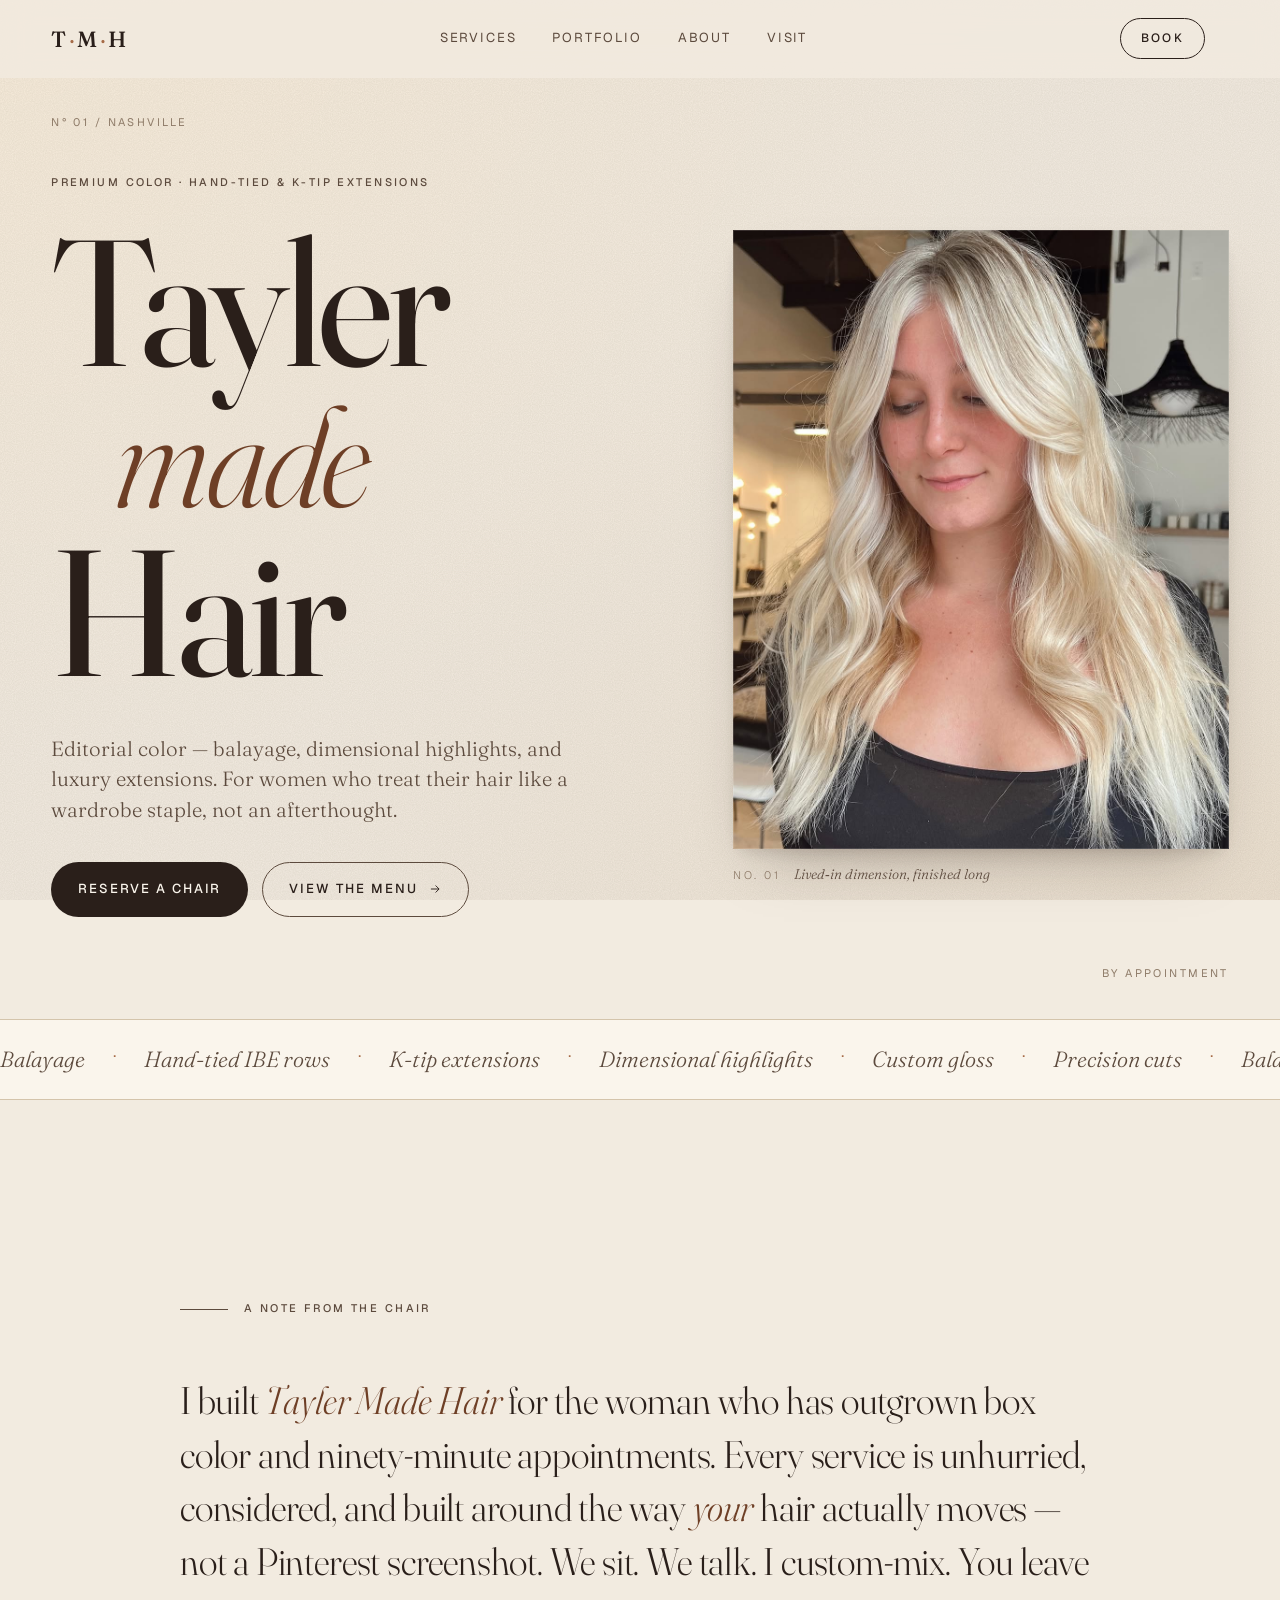
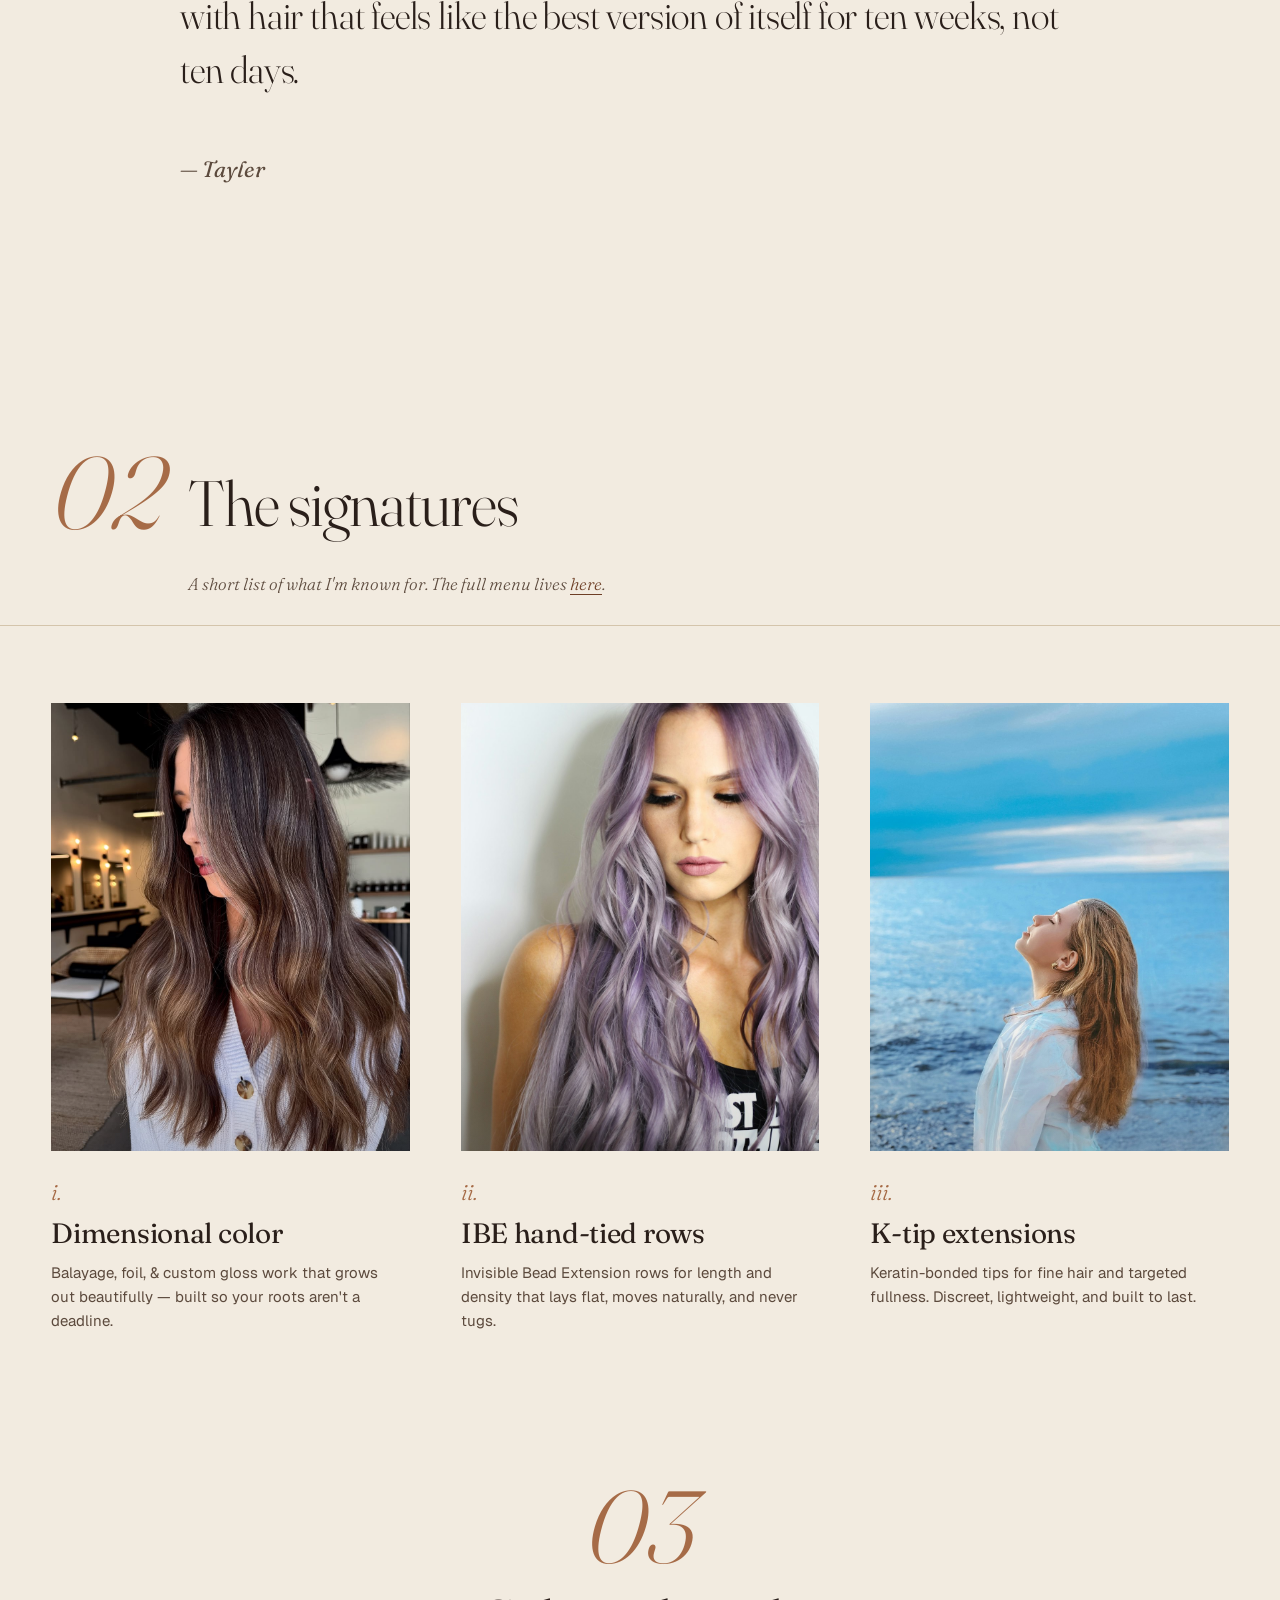
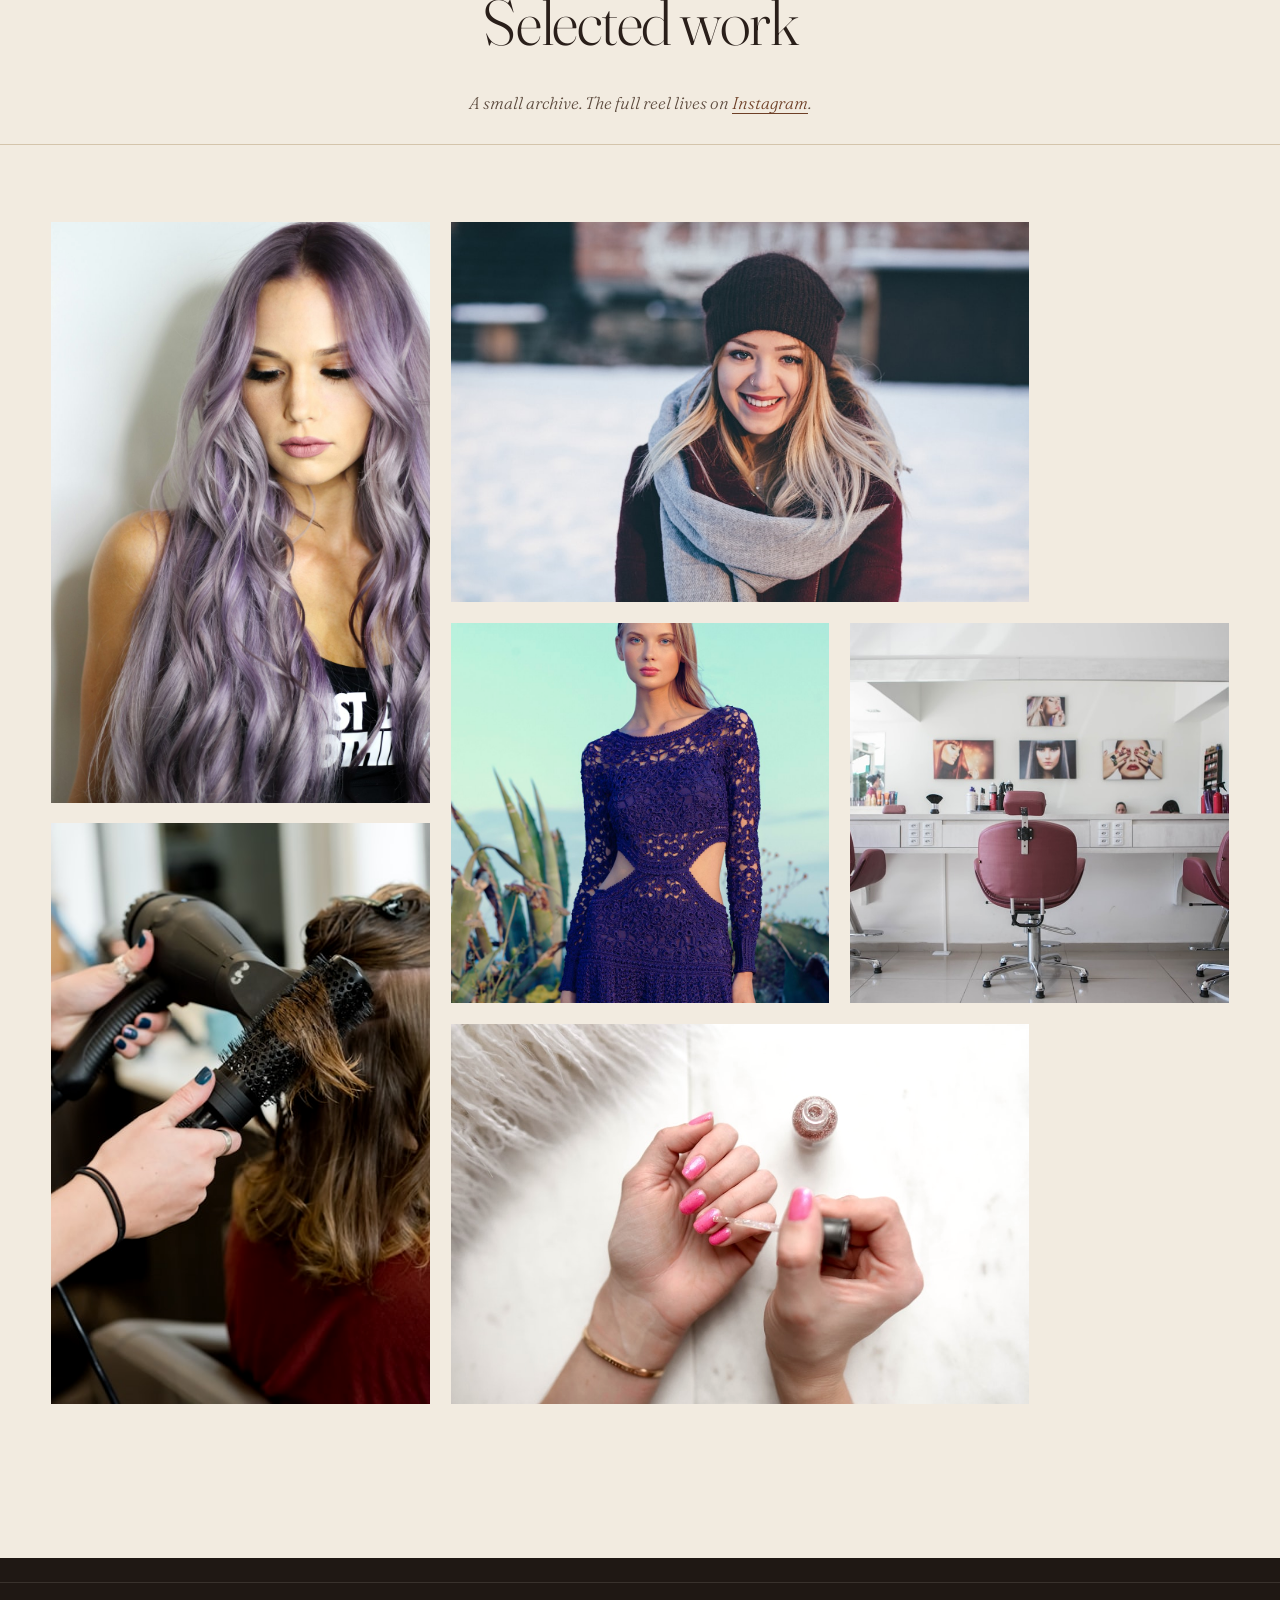
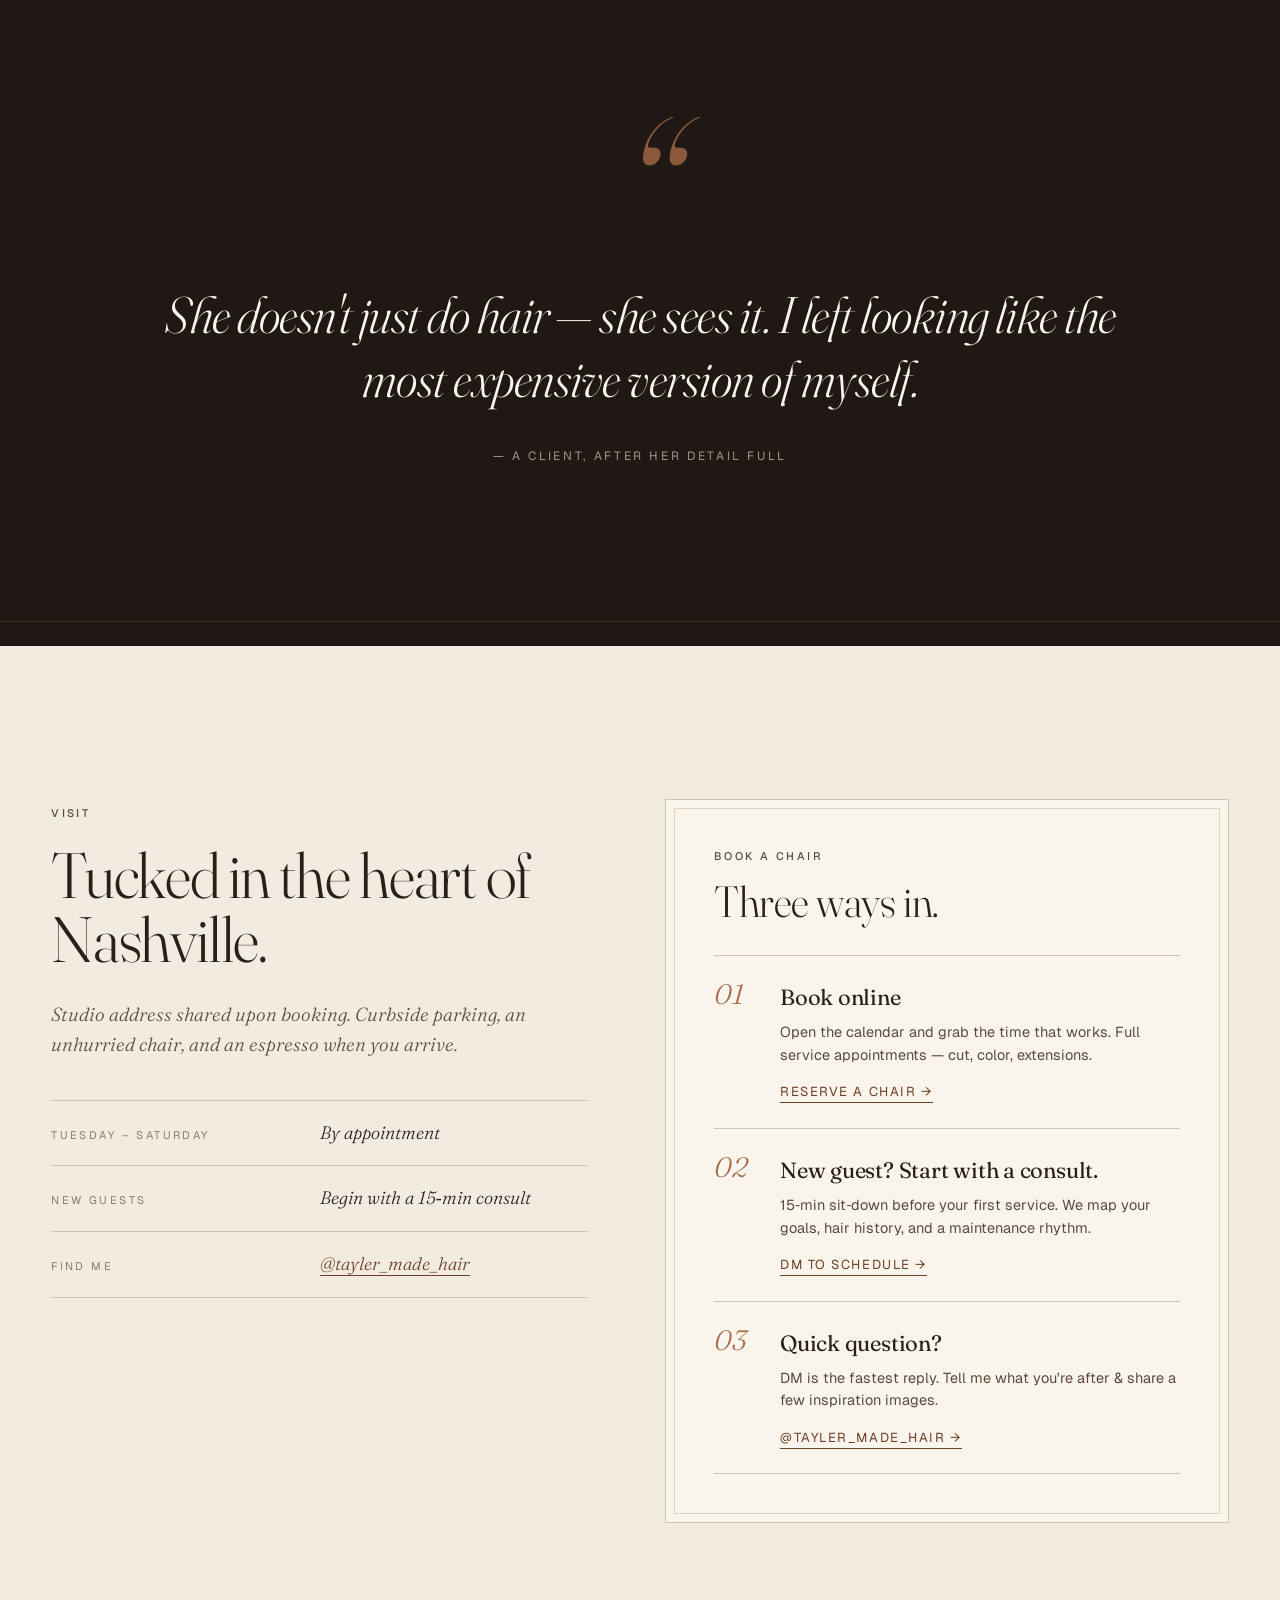
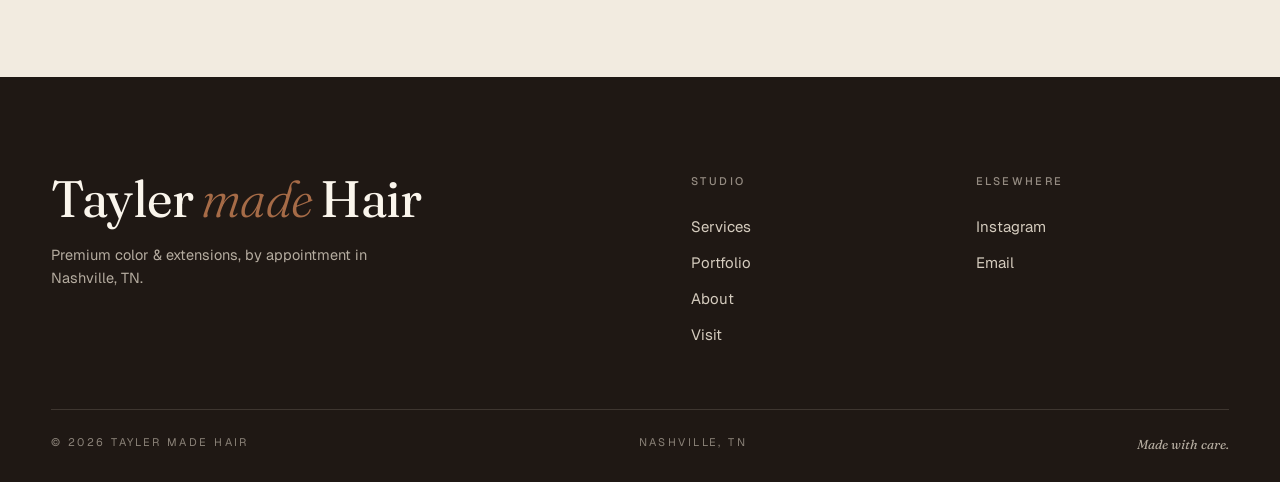
<file: index.html>
<!DOCTYPE html>
<html lang="en">
<head>
  <meta charset="UTF-8" />
  <meta name="viewport" content="width=device-width, initial-scale=1.0" />
  <title>Tayler Made Hair — Premium Color & Extensions · Nashville</title>
  <meta name="description" content="Editorial color, dimensional balayage, and luxury hand-tied & K-tip extensions in Nashville. By Tayler — for women who treat their hair like a wardrobe staple." />
  <meta property="og:title" content="Tayler Made Hair · Nashville" />
  <meta property="og:description" content="Editorial color and luxury extensions. By appointment, Nashville." />
  <meta property="og:type" content="website" />
  <link rel="preconnect" href="https://fonts.googleapis.com" />
  <link rel="preconnect" href="https://fonts.gstatic.com" crossorigin />
  <link href="https://fonts.googleapis.com/css2?family=Fraunces:ital,opsz,wght@0,9..144,300;0,9..144,400;0,9..144,500;0,9..144,600;0,9..144,700;1,9..144,300;1,9..144,400;1,9..144,500&family=Geist:wght@300;400;500;600&display=swap" rel="stylesheet" />
  <link rel="stylesheet" href="styles.css" />
</head>
<body>

  <header class="nav" data-nav>
    <a class="nav__brand" href="index.html" aria-label="Tayler Made Hair home">
      <span class="nav__mark">T<i>·</i>M<i>·</i>H</span>
    </a>
    <nav class="nav__links" aria-label="Primary">
      <a href="services.html">Services</a>
      <a href="#portfolio">Portfolio</a>
      <a href="#about">About</a>
      <a href="#visit">Visit</a>
    </nav>
    <a class="nav__cta" href="#book">Book</a>
    <button class="nav__toggle" aria-label="Toggle menu" data-nav-toggle>
      <span></span><span></span>
    </button>
  </header>

  <main>

    <!-- ───── HERO ───── -->
    <section class="hero">
      <span class="hero__corner hero__corner--tl">N° 01 / Nashville</span>
      <span class="hero__corner hero__corner--br">By appointment</span>

      <div class="hero__type">
        <p class="eyebrow reveal">Premium color · Hand-tied & K-tip extensions</p>
        <h1 class="hero__title">
          <span class="hero__line reveal" style="--d:.05s">Tayler</span>
          <span class="hero__line hero__line--italic reveal" style="--d:.18s">made</span>
          <span class="hero__line reveal" style="--d:.32s">Hair</span>
        </h1>
        <p class="hero__lede reveal" style="--d:.55s">
          Editorial color &mdash; balayage, dimensional highlights, and
          luxury extensions. For women who treat their hair like a
          wardrobe staple, not an afterthought.
        </p>
        <div class="hero__ctas reveal" style="--d:.72s">
          <a class="btn btn--primary" href="https://booking.mangomint.com/189750?staffId=12" target="_blank" rel="noopener">Reserve a chair</a>
          <a class="btn btn--ghost" href="services.html">
            View the menu
            <svg width="14" height="14" viewBox="0 0 24 24" fill="none" stroke="currentColor" stroke-width="1.6"><path d="M5 12h14M13 6l6 6-6 6"/></svg>
          </a>
        </div>
      </div>

      <figure class="hero__portrait reveal" style="--d:.4s">
        <div class="hero__portrait-frame">
          <img src="images/hero.jpg" alt="Lived-in dimensional blonde, finished with a glassy blowout" />
        </div>
        <figcaption>
          <span class="cap-num">No. 01</span>
          <span class="cap-text"><em>Lived&#8209;in dimension</em>, finished long</span>
        </figcaption>
      </figure>
    </section>

    <!-- ───── MARQUEE STRIP ───── -->
    <section class="marquee" aria-hidden="true">
      <div class="marquee__track">
        <span>Balayage</span><span>·</span>
        <span>Hand-tied IBE rows</span><span>·</span>
        <span>K-tip extensions</span><span>·</span>
        <span>Dimensional highlights</span><span>·</span>
        <span>Custom gloss</span><span>·</span>
        <span>Precision cuts</span><span>·</span>
        <span>Balayage</span><span>·</span>
        <span>Hand-tied IBE rows</span><span>·</span>
        <span>K-tip extensions</span><span>·</span>
        <span>Dimensional highlights</span><span>·</span>
        <span>Custom gloss</span><span>·</span>
        <span>Precision cuts</span><span>·</span>
      </div>
    </section>

    <!-- ───── PHILOSOPHY / ABOUT ───── -->
    <section class="philosophy" id="about">
      <div class="philosophy__inner">
        <div class="philosophy__meta">
          <span class="rule"></span>
          <p class="eyebrow">A note from the chair</p>
        </div>
        <p class="philosophy__body reveal">
          I built <em>Tayler Made Hair</em> for the woman who has outgrown
          box color and ninety&#8209;minute appointments. Every service
          is unhurried, considered, and built around the way <em>your</em>
          hair actually moves &mdash; not a Pinterest screenshot. We sit.
          We talk. I custom&#8209;mix. You leave with hair that feels like
          the best version of itself for ten weeks, not ten days.
        </p>
        <p class="philosophy__sign">&mdash; Tayler</p>
      </div>
    </section>

    <!-- ───── SIGNATURE TRIO ───── -->
    <section class="signature">
      <header class="section-head">
        <span class="section-head__num">02</span>
        <h2 class="section-head__title">The signatures</h2>
        <p class="section-head__lede">A short list of what I'm known for. The full menu lives <a href="services.html">here</a>.</p>
      </header>

      <div class="sig-grid">
        <article class="sig-card reveal">
          <figure class="sig-card__img"><img src="images/portrait-01.jpg" alt="Dimensional balayage blonde" loading="lazy" /></figure>
          <div class="sig-card__body">
            <span class="sig-card__no">i.</span>
            <h3>Dimensional color</h3>
            <p>Balayage, foil, &amp; custom gloss work that grows out beautifully &mdash; built so your roots aren't a deadline.</p>
          </div>
        </article>

        <article class="sig-card reveal">
          <figure class="sig-card__img"><img src="images/portrait-02.jpg" alt="Long brunette hair with hand-tied extensions" loading="lazy" /></figure>
          <div class="sig-card__body">
            <span class="sig-card__no">ii.</span>
            <h3>IBE hand-tied rows</h3>
            <p>Invisible Bead Extension rows for length and density that lays flat, moves naturally, and never tugs.</p>
          </div>
        </article>

        <article class="sig-card reveal">
          <figure class="sig-card__img"><img src="images/portrait-05.jpg" alt="K-tip extension installation closeup" loading="lazy" /></figure>
          <div class="sig-card__body">
            <span class="sig-card__no">iii.</span>
            <h3>K-tip extensions</h3>
            <p>Keratin-bonded tips for fine hair and targeted fullness. Discreet, lightweight, and built to last.</p>
          </div>
        </article>
      </div>
    </section>

    <!-- ───── PORTFOLIO ───── -->
    <section class="portfolio" id="portfolio">
      <header class="section-head section-head--center">
        <span class="section-head__num">03</span>
        <h2 class="section-head__title">Selected work</h2>
        <p class="section-head__lede">A small archive. The full reel lives on <a href="https://www.instagram.com/tayler_made_hair/" target="_blank" rel="noopener">Instagram</a>.</p>
      </header>

      <div class="gallery">
        <figure class="gallery__item gallery__item--tall reveal">
          <img src="images/portrait-02.jpg" alt="Long, dimensional brunette balayage" loading="lazy" />
          <figcaption>Detail full · 12 weeks lived&#8209;in</figcaption>
        </figure>
        <figure class="gallery__item gallery__item--wide reveal">
          <img src="images/portrait-04.jpg" alt="Soft blonde with movement" loading="lazy" />
          <figcaption>Maintain · partial highlight</figcaption>
        </figure>
        <figure class="gallery__item reveal">
          <img src="images/portrait-06.jpg" alt="Glossy blow-dry finish" loading="lazy" />
          <figcaption>Glass gloss + style</figcaption>
        </figure>
        <figure class="gallery__item reveal">
          <img src="images/portrait-07.jpg" alt="Soft beige balayage" loading="lazy" />
          <figcaption>Express · mini highlight</figcaption>
        </figure>
        <figure class="gallery__item gallery__item--tall reveal">
          <img src="images/portrait-08.jpg" alt="Long extensions installed flat" loading="lazy" />
          <figcaption>IBE row · install of 18″</figcaption>
        </figure>
        <figure class="gallery__item gallery__item--wide reveal">
          <img src="images/portrait-03.jpg" alt="Salon process — color application" loading="lazy" />
          <figcaption>In studio · custom mix</figcaption>
        </figure>
      </div>
    </section>

    <!-- ───── PULLQUOTE ───── -->
    <section class="pullquote">
      <p class="pullquote__mark">&ldquo;</p>
      <blockquote>
        She doesn't just do hair &mdash; she sees it. I left looking
        like the most expensive version of myself.
      </blockquote>
      <cite>— A client, after her detail full</cite>
    </section>

    <!-- ───── VISIT / BOOK ───── -->
    <section class="visit" id="visit">
      <div class="visit__grid">
        <div class="visit__copy">
          <span class="eyebrow">Visit</span>
          <h2>Tucked in the heart of Nashville.</h2>
          <p>
            Studio address shared upon booking. Curbside parking, an unhurried
            chair, and an espresso when you arrive.
          </p>
          <dl class="visit__meta">
            <div><dt>Tuesday – Saturday</dt><dd>By appointment</dd></div>
            <div><dt>New guests</dt><dd>Begin with a 15&#8209;min consult</dd></div>
            <div><dt>Find me</dt><dd><a href="https://www.instagram.com/tayler_made_hair/" target="_blank" rel="noopener">@tayler_made_hair</a></dd></div>
          </dl>
        </div>

        <aside class="visit__card" id="book">
          <p class="eyebrow">Book a chair</p>
          <h3>Three ways in.</h3>
          <ul class="visit__list">
            <li>
              <span class="visit__list-num">01</span>
              <div>
                <strong>Book online</strong>
                <p>Open the calendar and grab the time that works. Full service appointments &mdash; cut, color, extensions.</p>
                <a class="link" href="https://booking.mangomint.com/189750?staffId=12" target="_blank" rel="noopener">Reserve a chair →</a>
              </div>
            </li>
            <li>
              <span class="visit__list-num">02</span>
              <div>
                <strong>New guest? Start with a consult.</strong>
                <p>15&#8209;min sit&#8209;down before your first service. We map your goals, hair history, and a maintenance rhythm.</p>
                <a class="link" href="https://www.instagram.com/tayler_made_hair/" target="_blank" rel="noopener">DM to schedule →</a>
              </div>
            </li>
            <li>
              <span class="visit__list-num">03</span>
              <div>
                <strong>Quick question?</strong>
                <p>DM is the fastest reply. Tell me what you're after &amp; share a few inspiration images.</p>
                <a class="link" href="https://www.instagram.com/tayler_made_hair/" target="_blank" rel="noopener">@tayler_made_hair →</a>
              </div>
            </li>
          </ul>
        </aside>
      </div>
    </section>

  </main>

  <footer class="foot">
    <div class="foot__top">
      <div class="foot__brand">
        <span class="foot__wordmark">Tayler<i>made</i>Hair</span>
        <p>Premium color &amp; extensions, by appointment in Nashville, TN.</p>
      </div>
      <div class="foot__cols">
        <div>
          <p class="eyebrow">Studio</p>
          <a href="services.html">Services</a>
          <a href="#portfolio">Portfolio</a>
          <a href="#about">About</a>
          <a href="#visit">Visit</a>
        </div>
        <div>
          <p class="eyebrow">Elsewhere</p>
          <a href="https://www.instagram.com/tayler_made_hair/" target="_blank" rel="noopener">Instagram</a>
          <a href="mailto:hello@taylermadehair.com">Email</a>
        </div>
      </div>
    </div>
    <div class="foot__bot">
      <span>© <span data-year>2026</span> Tayler Made Hair</span>
      <span>Nashville, TN</span>
      <span class="foot__credit">Made with care.</span>
    </div>
  </footer>

  <script src="script.js" defer></script>
</body>
</html>
</file>
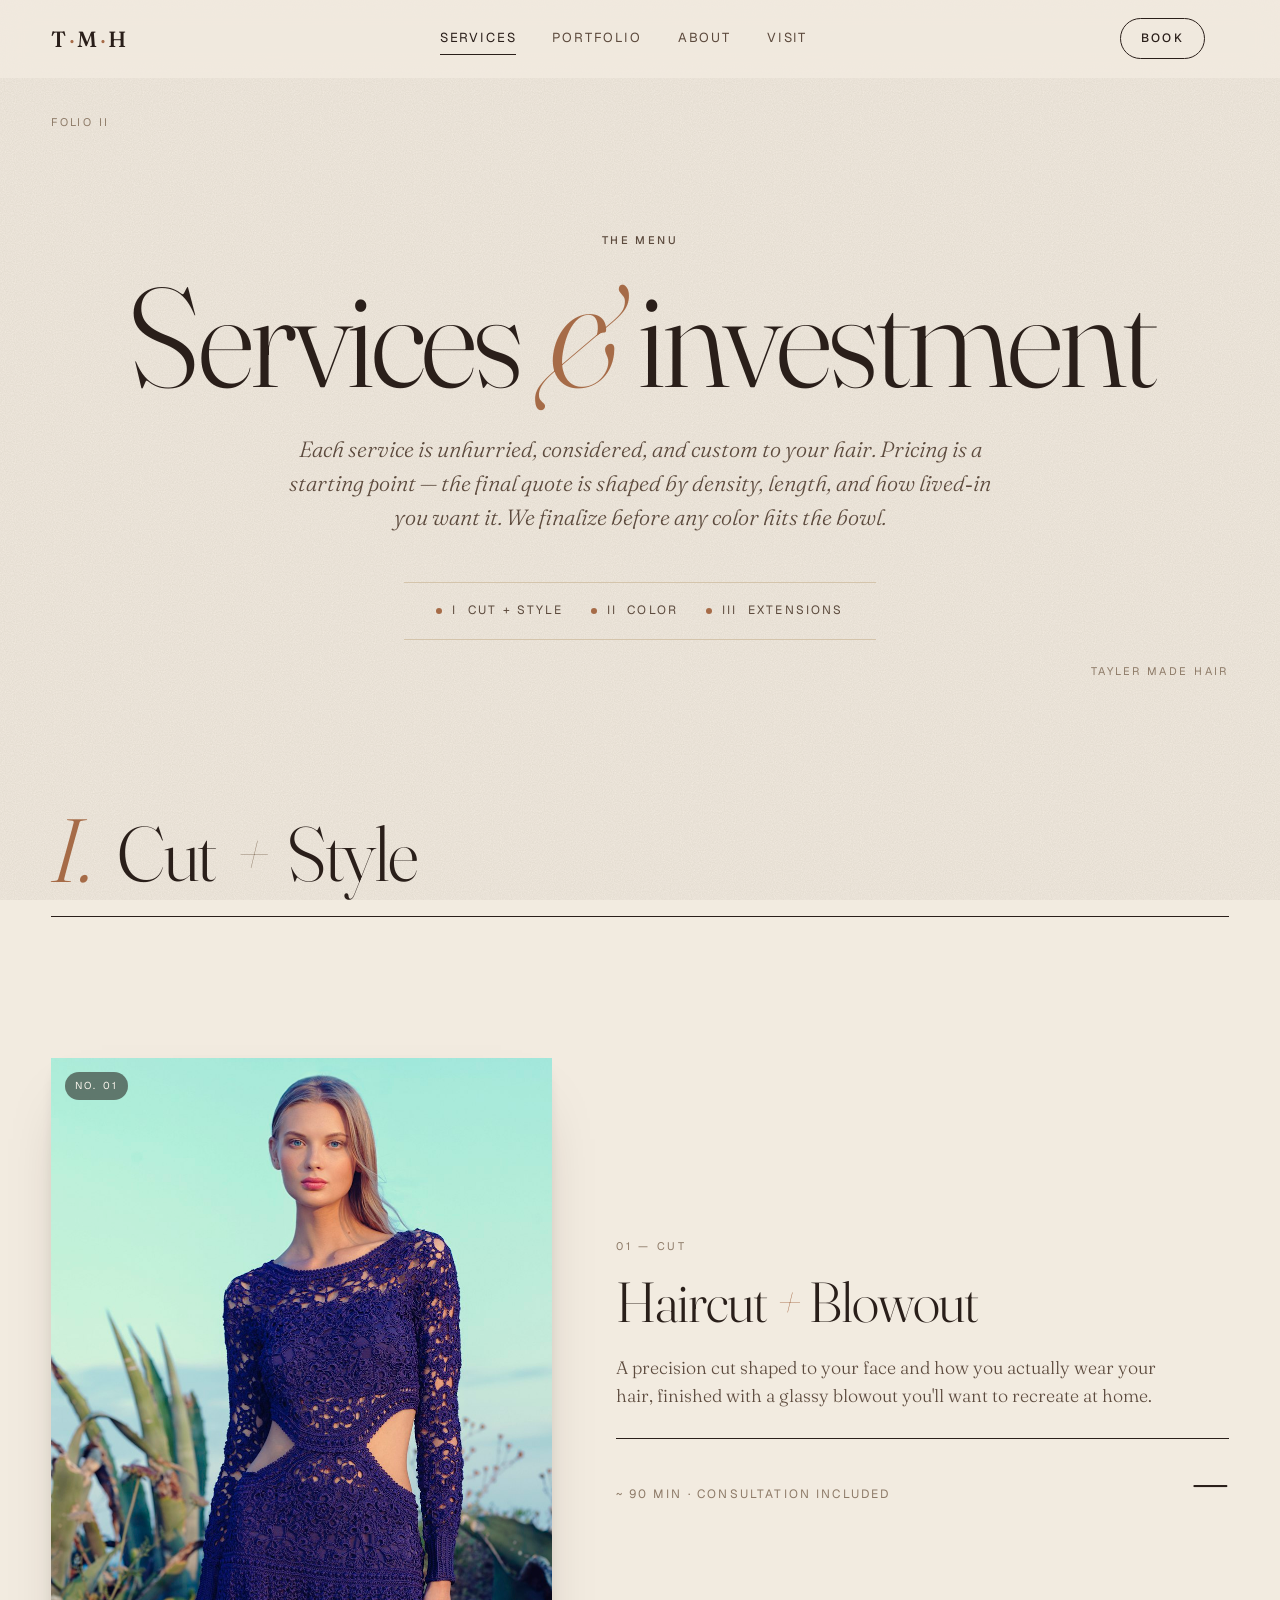
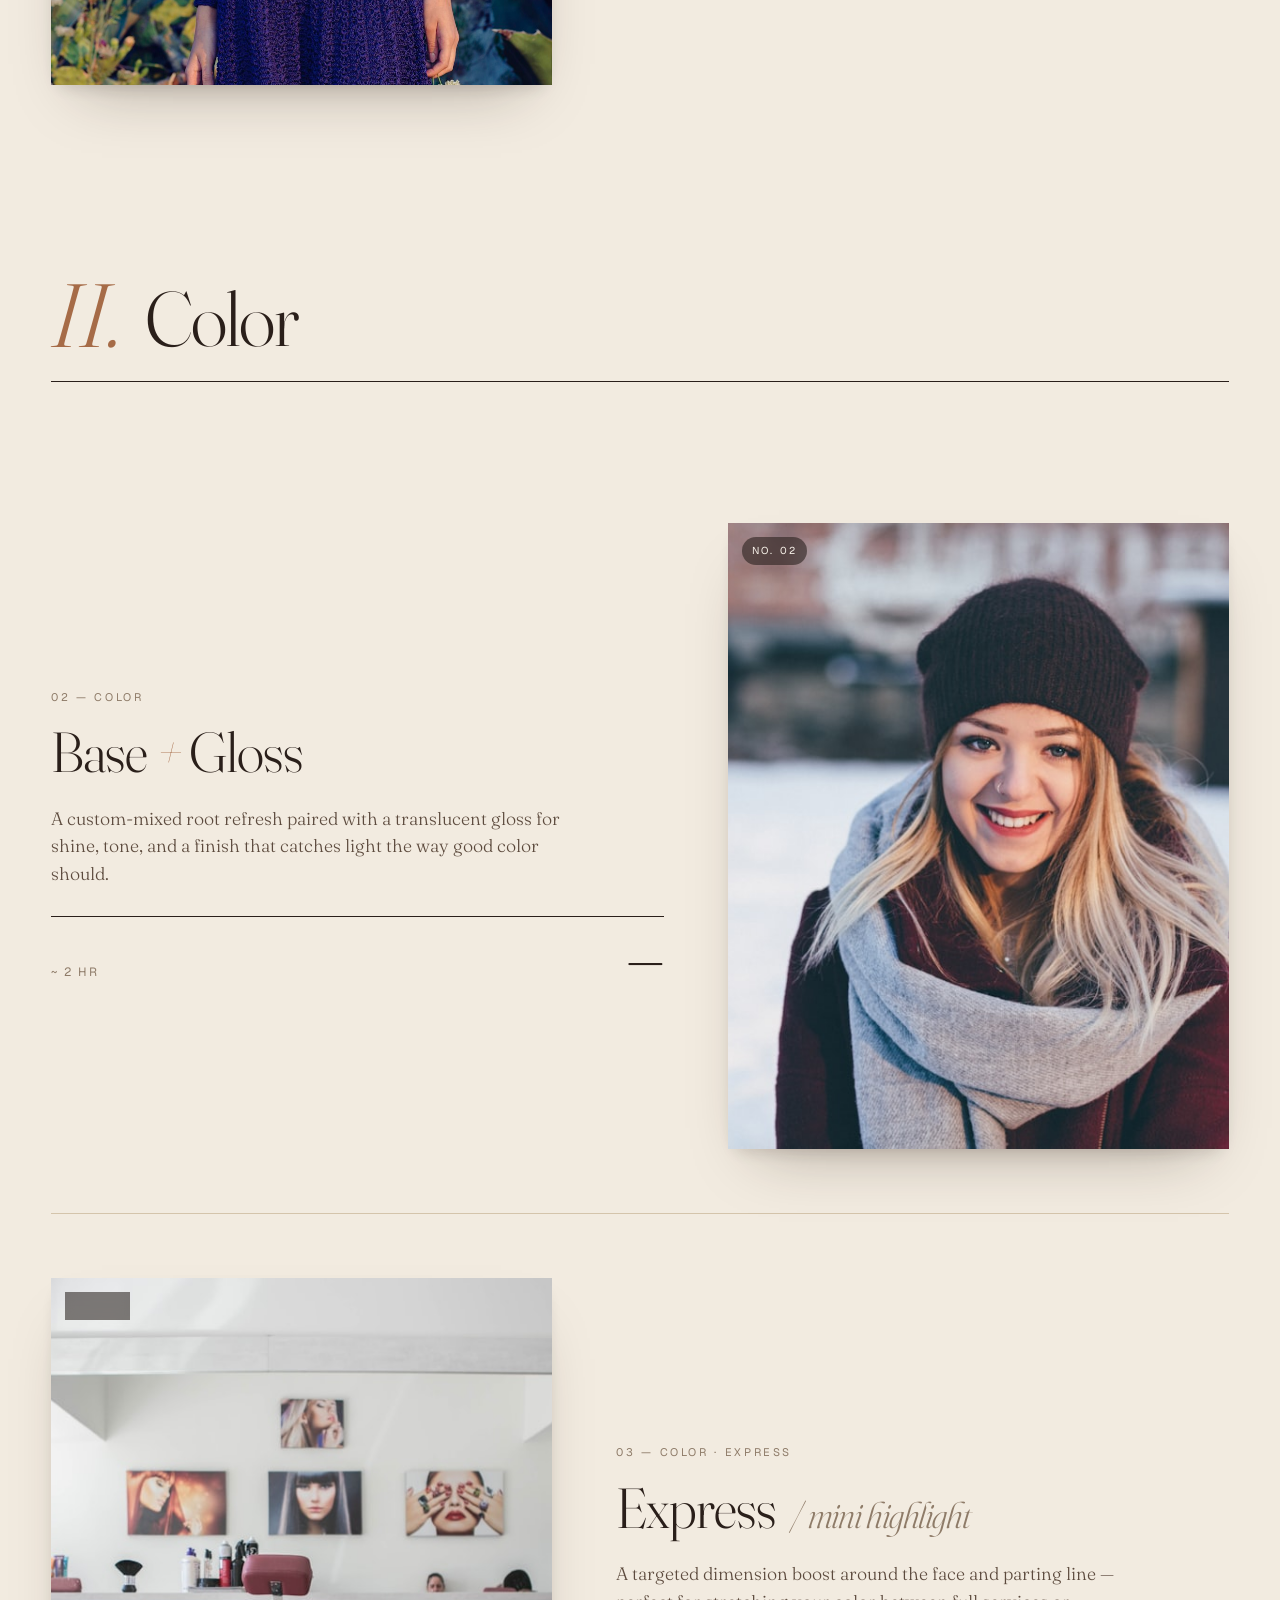
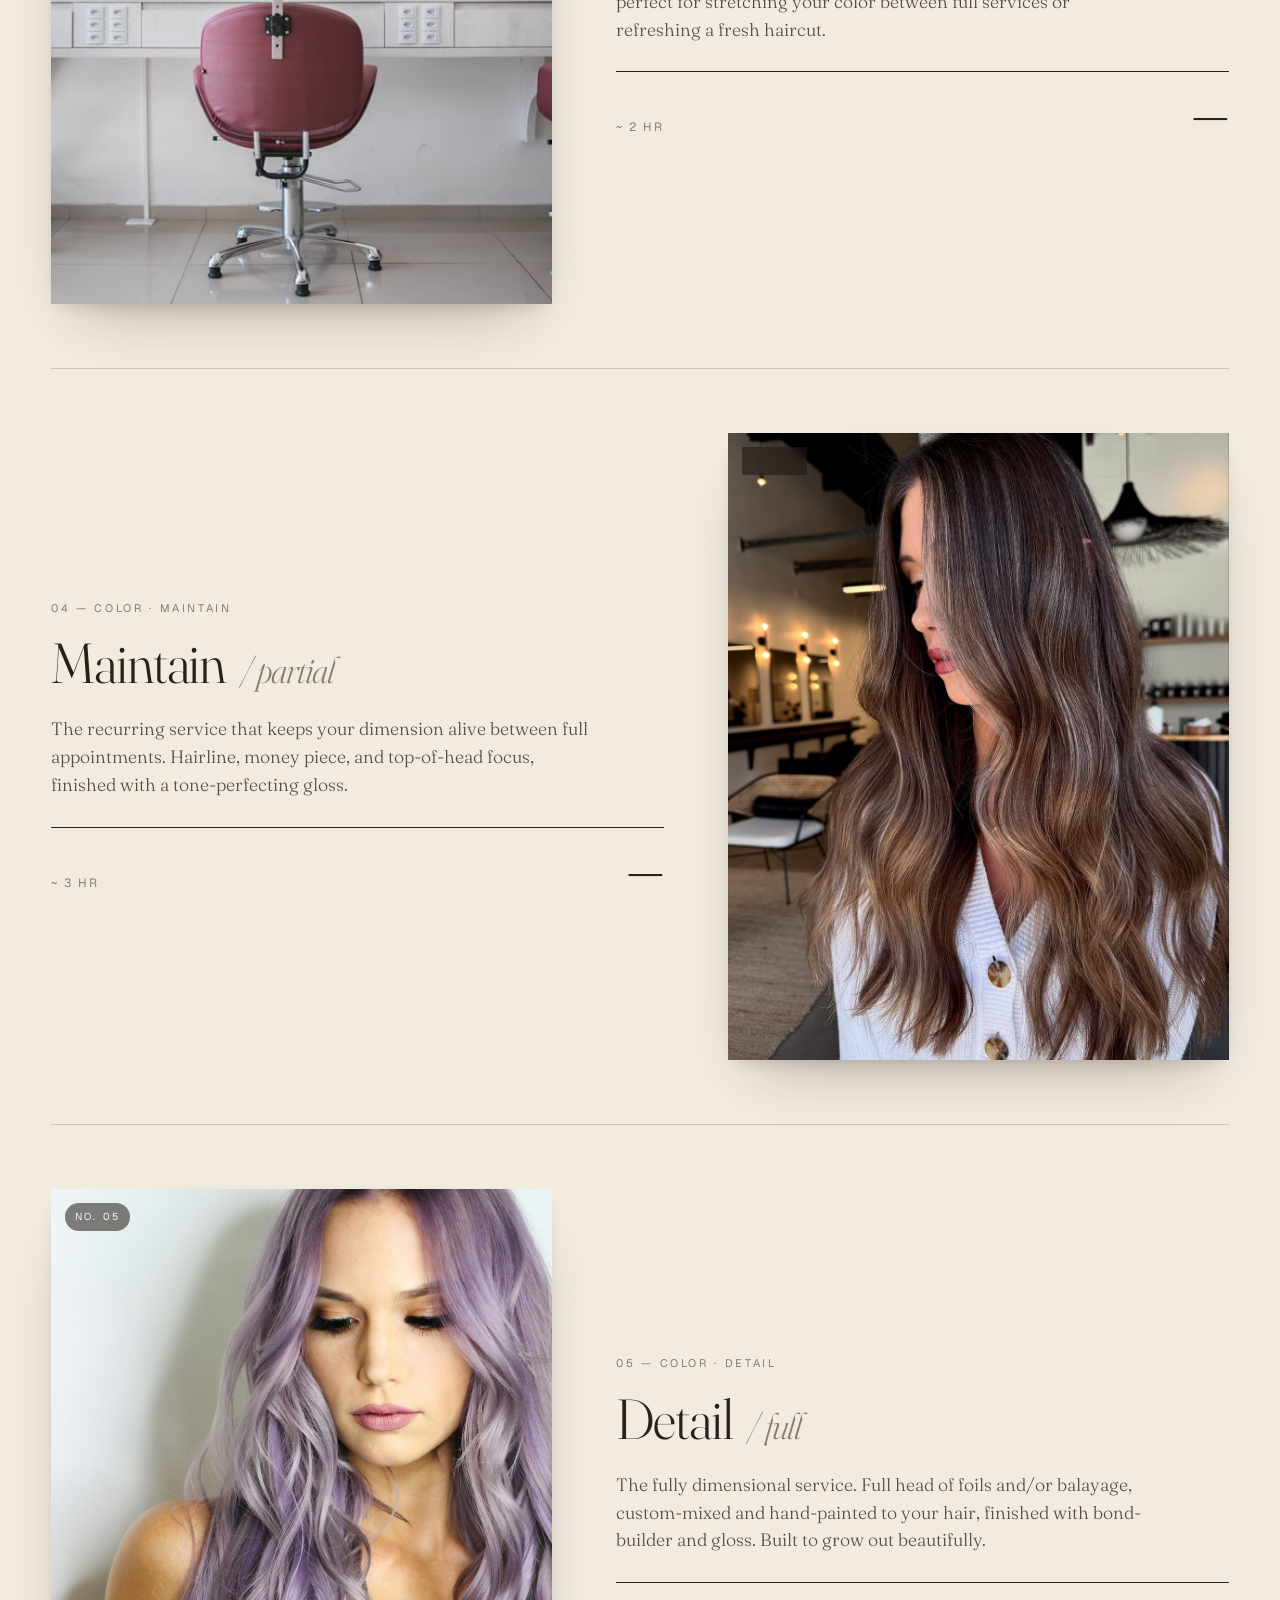
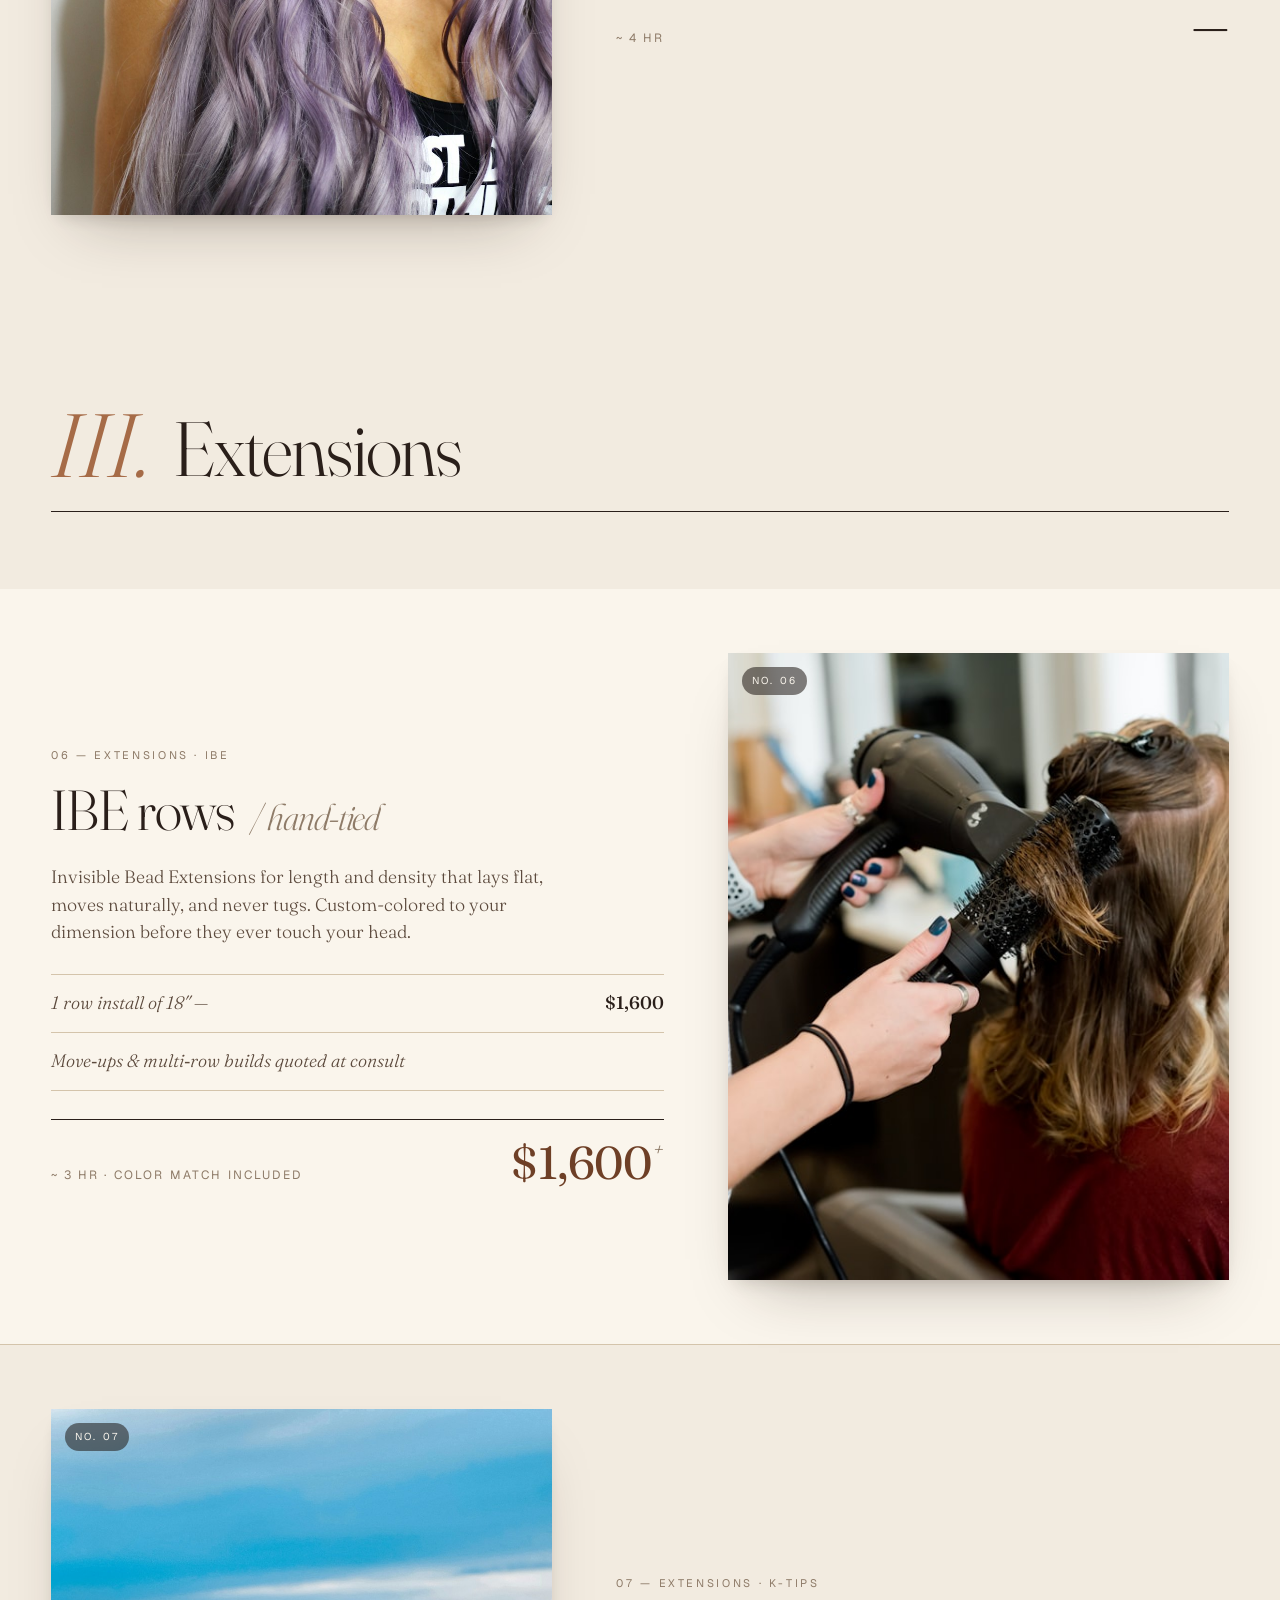
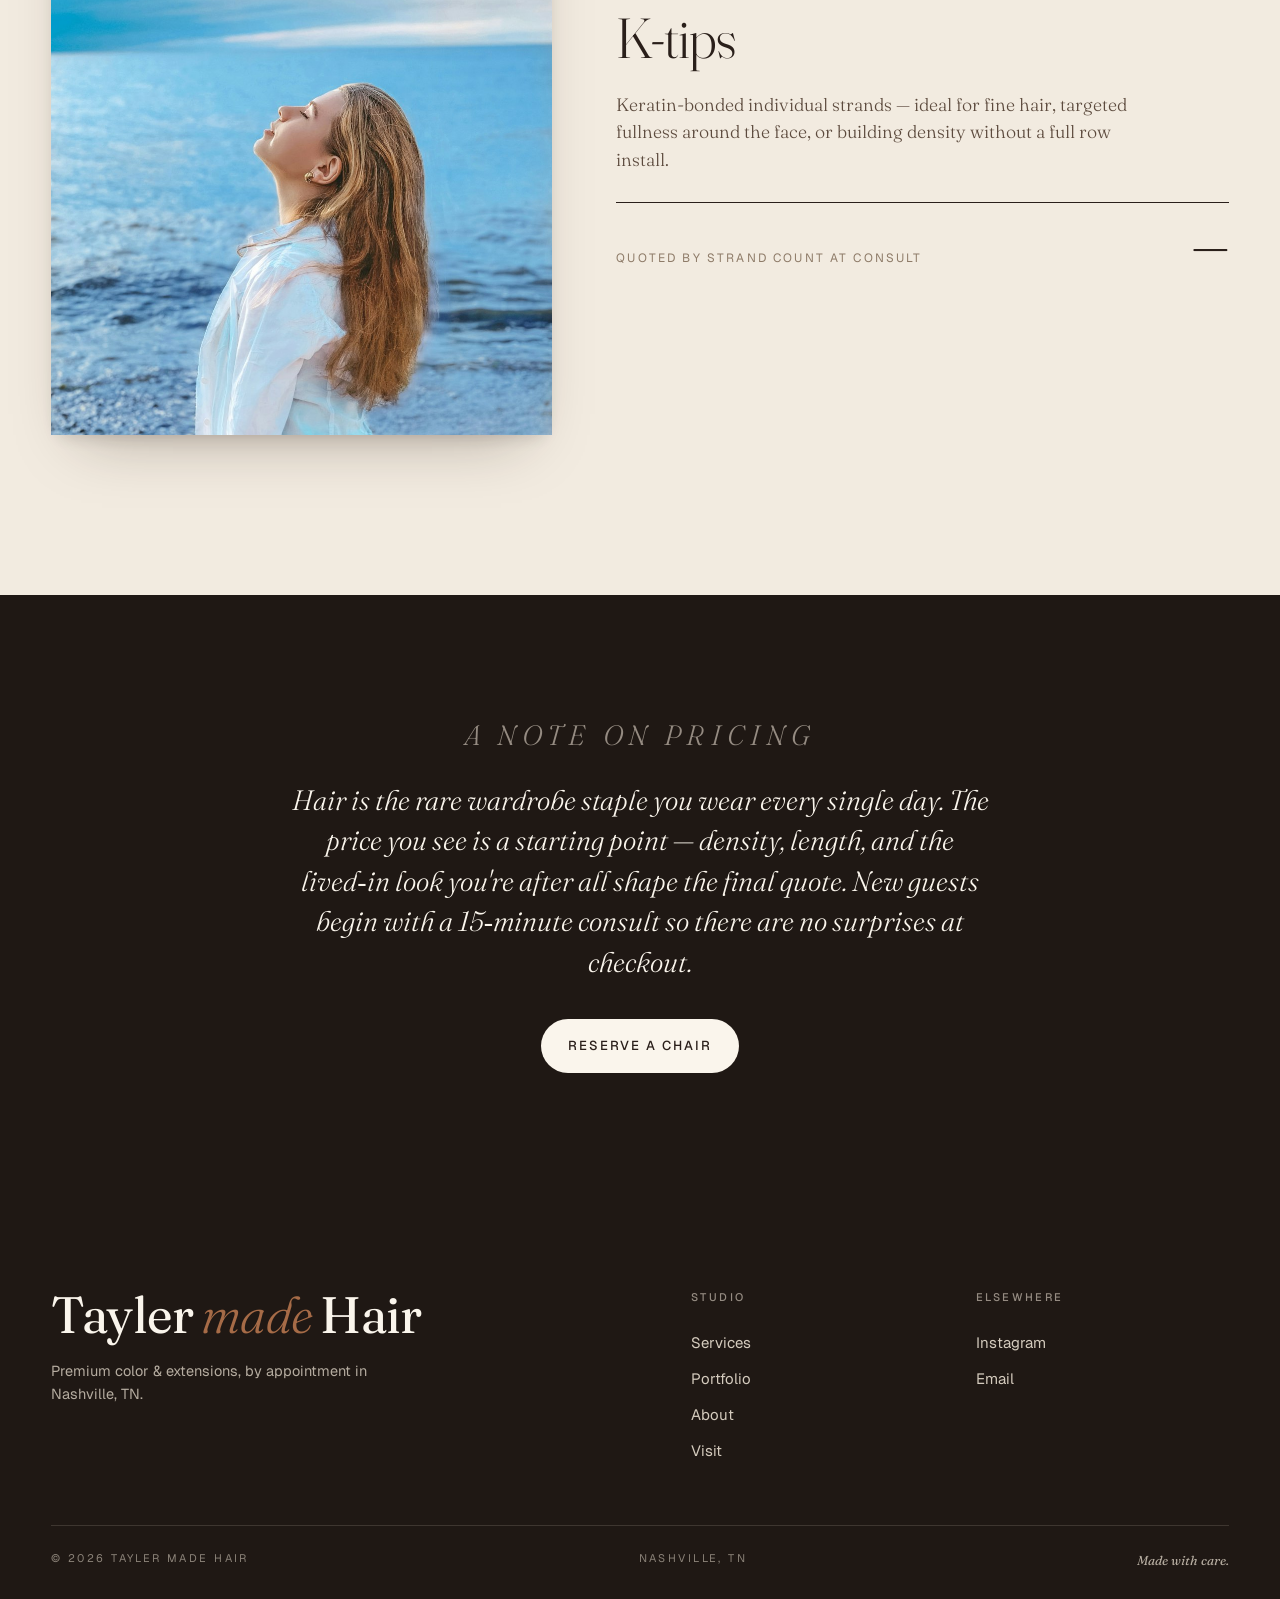
<file: services.html>
<!DOCTYPE html>
<html lang="en">
<head>
  <meta charset="UTF-8" />
  <meta name="viewport" content="width=device-width, initial-scale=1.0" />
  <title>Services & Investment — Tayler Made Hair · Nashville</title>
  <meta name="description" content="The Tayler Made Hair services menu — cut & style, custom color, hand-tied IBE rows, and K-tip extensions. Nashville, by appointment." />
  <link rel="preconnect" href="https://fonts.googleapis.com" />
  <link rel="preconnect" href="https://fonts.gstatic.com" crossorigin />
  <link href="https://fonts.googleapis.com/css2?family=Fraunces:ital,opsz,wght@0,9..144,300;0,9..144,400;0,9..144,500;0,9..144,600;0,9..144,700;1,9..144,300;1,9..144,400;1,9..144,500&family=Geist:wght@300;400;500;600&display=swap" rel="stylesheet" />
  <link rel="stylesheet" href="styles.css" />
</head>
<body class="page-services">

  <header class="nav" data-nav>
    <a class="nav__brand" href="index.html" aria-label="Tayler Made Hair home">
      <span class="nav__mark">T<i>·</i>M<i>·</i>H</span>
    </a>
    <nav class="nav__links" aria-label="Primary">
      <a href="services.html" aria-current="page">Services</a>
      <a href="index.html#portfolio">Portfolio</a>
      <a href="index.html#about">About</a>
      <a href="index.html#visit">Visit</a>
    </nav>
    <a class="nav__cta" href="index.html#book">Book</a>
    <button class="nav__toggle" aria-label="Toggle menu" data-nav-toggle>
      <span></span><span></span>
    </button>
  </header>

  <main>

    <!-- ───── SERVICES HERO ───── -->
    <section class="services-hero">
      <span class="hero__corner hero__corner--tl">Folio II</span>
      <span class="hero__corner hero__corner--br">Tayler Made Hair</span>
      <p class="eyebrow reveal">The Menu</p>
      <h1 class="services-hero__title reveal" style="--d:.1s">
        Services <span class="amp">&amp;</span> investment
      </h1>
      <p class="services-hero__lede reveal" style="--d:.25s">
        Each service is unhurried, considered, and custom to your hair.
        Pricing is a starting point &mdash; the final quote is shaped by
        density, length, and how lived&#8209;in you want it. We finalize
        before any color hits the bowl.
      </p>
      <div class="services-hero__legend reveal" style="--d:.4s">
        <span><i class="dot"></i>I &nbsp;Cut + Style</span>
        <span><i class="dot"></i>II &nbsp;Color</span>
        <span><i class="dot"></i>III &nbsp;Extensions</span>
      </div>
    </section>

    <!-- ───── MENU ───── -->
    <section class="menu">

      <!-- ╴╴ I. CUT + STYLE ╴╴ -->
      <div class="menu__cat">
        <header class="menu__cat-head">
          <span class="menu__cat-num">I.</span>
          <h2 class="menu__cat-title">Cut <span>+</span> Style</h2>
          <span class="menu__cat-rule"></span>
        </header>

        <article class="service reveal">
          <figure class="service__img">
            <img src="images/portrait-06.jpg" alt="Glassy blowout finish" loading="lazy" />
            <figcaption>No. 01</figcaption>
          </figure>
          <div class="service__body">
            <p class="service__line">01 &mdash; Cut</p>
            <h3 class="service__name">Haircut <em>+</em> Blowout</h3>
            <p class="service__desc">
              A precision cut shaped to your face and how you actually
              wear your hair, finished with a glassy blowout you'll want
              to recreate at home.
            </p>
            <div class="service__foot">
              <span class="service__meta">~&thinsp;90 min · Consultation included</span>
              <span class="service__price">&mdash;</span>
            </div>
          </div>
        </article>
      </div>

      <!-- ╴╴ II. COLOR ╴╴ -->
      <div class="menu__cat">
        <header class="menu__cat-head">
          <span class="menu__cat-num">II.</span>
          <h2 class="menu__cat-title">Color</h2>
          <span class="menu__cat-rule"></span>
        </header>

        <article class="service service--reverse reveal">
          <figure class="service__img">
            <img src="images/portrait-04.jpg" alt="Soft, glossy base + gloss color" loading="lazy" />
            <figcaption>No. 02</figcaption>
          </figure>
          <div class="service__body">
            <p class="service__line">02 &mdash; Color</p>
            <h3 class="service__name">Base <em>+</em> Gloss</h3>
            <p class="service__desc">
              A custom&#8209;mixed root refresh paired with a translucent
              gloss for shine, tone, and a finish that catches light the
              way good color should.
            </p>
            <div class="service__foot">
              <span class="service__meta">~&thinsp;2 hr</span>
              <span class="service__price">&mdash;</span>
            </div>
          </div>
        </article>

        <article class="service reveal">
          <figure class="service__img">
            <img src="images/portrait-07.jpg" alt="Soft beige mini highlight" loading="lazy" />
            <figcaption>No. 03</figcaption>
          </figure>
          <div class="service__body">
            <p class="service__line">03 &mdash; Color · Express</p>
            <h3 class="service__name">Express <em class="muted">/ mini highlight</em></h3>
            <p class="service__desc">
              A targeted dimension boost around the face and parting line
              &mdash; perfect for stretching your color between full
              services or refreshing a fresh haircut.
            </p>
            <div class="service__foot">
              <span class="service__meta">~&thinsp;2 hr</span>
              <span class="service__price">&mdash;</span>
            </div>
          </div>
        </article>

        <article class="service service--reverse reveal">
          <figure class="service__img">
            <img src="images/portrait-01.jpg" alt="Dimensional partial highlight" loading="lazy" />
            <figcaption>No. 04</figcaption>
          </figure>
          <div class="service__body">
            <p class="service__line">04 &mdash; Color · Maintain</p>
            <h3 class="service__name">Maintain <em class="muted">/ partial</em></h3>
            <p class="service__desc">
              The recurring service that keeps your dimension alive
              between full appointments. Hairline, money piece, and
              top-of-head focus, finished with a tone-perfecting gloss.
            </p>
            <div class="service__foot">
              <span class="service__meta">~&thinsp;3 hr</span>
              <span class="service__price">&mdash;</span>
            </div>
          </div>
        </article>

        <article class="service reveal">
          <figure class="service__img">
            <img src="images/portrait-02.jpg" alt="Full dimensional balayage" loading="lazy" />
            <figcaption>No. 05</figcaption>
          </figure>
          <div class="service__body">
            <p class="service__line">05 &mdash; Color · Detail</p>
            <h3 class="service__name">Detail <em class="muted">/ full</em></h3>
            <p class="service__desc">
              The fully dimensional service. Full head of foils and/or
              balayage, custom-mixed and hand-painted to your hair,
              finished with bond-builder and gloss. Built to grow out
              beautifully.
            </p>
            <div class="service__foot">
              <span class="service__meta">~&thinsp;4 hr</span>
              <span class="service__price">&mdash;</span>
            </div>
          </div>
        </article>
      </div>

      <!-- ╴╴ III. EXTENSIONS ╴╴ -->
      <div class="menu__cat">
        <header class="menu__cat-head">
          <span class="menu__cat-num">III.</span>
          <h2 class="menu__cat-title">Extensions</h2>
          <span class="menu__cat-rule"></span>
        </header>

        <article class="service service--reverse service--feature reveal">
          <figure class="service__img">
            <img src="images/portrait-08.jpg" alt="IBE hand-tied row, installed flat" loading="lazy" />
            <figcaption>No. 06</figcaption>
          </figure>
          <div class="service__body">
            <p class="service__line">06 &mdash; Extensions · IBE</p>
            <h3 class="service__name">IBE rows <em class="muted">/ hand-tied</em></h3>
            <p class="service__desc">
              Invisible Bead Extensions for length and density that lays
              flat, moves naturally, and never tugs. Custom-colored to
              your dimension before they ever touch your head.
            </p>
            <ul class="service__bullets">
              <li>1 row install of 18″ &mdash; <strong>$1,600</strong></li>
              <li>Move&#8209;ups &amp; multi&#8209;row builds quoted at consult</li>
            </ul>
            <div class="service__foot">
              <span class="service__meta">~&thinsp;3 hr · Color match included</span>
              <span class="service__price service__price--feature">$1,600<sup>+</sup></span>
            </div>
          </div>
        </article>

        <article class="service reveal">
          <figure class="service__img">
            <img src="images/portrait-05.jpg" alt="K-tip extension closeup" loading="lazy" />
            <figcaption>No. 07</figcaption>
          </figure>
          <div class="service__body">
            <p class="service__line">07 &mdash; Extensions · K-tips</p>
            <h3 class="service__name">K&#8209;tips</h3>
            <p class="service__desc">
              Keratin&#8209;bonded individual strands &mdash; ideal for
              fine hair, targeted fullness around the face, or building
              density without a full row install.
            </p>
            <div class="service__foot">
              <span class="service__meta">Quoted by strand count at consult</span>
              <span class="service__price">&mdash;</span>
            </div>
          </div>
        </article>
      </div>
    </section>

    <!-- ───── FINE PRINT ───── -->
    <section class="fine">
      <div class="fine__inner">
        <p class="eyebrow">A note on pricing</p>
        <p>
          Hair is the rare wardrobe staple you wear every single day.
          The price you see is a starting point &mdash; density, length,
          and the lived&#8209;in look you're after all shape the final
          quote. New guests begin with a 15&#8209;minute consult so
          there are no surprises at checkout.
        </p>
        <a class="btn btn--primary" href="https://booking.mangomint.com/189750?staffId=12" target="_blank" rel="noopener">Reserve a chair</a>
      </div>
    </section>

  </main>

  <footer class="foot">
    <div class="foot__top">
      <div class="foot__brand">
        <span class="foot__wordmark">Tayler<i>made</i>Hair</span>
        <p>Premium color &amp; extensions, by appointment in Nashville, TN.</p>
      </div>
      <div class="foot__cols">
        <div>
          <p class="eyebrow">Studio</p>
          <a href="services.html">Services</a>
          <a href="index.html#portfolio">Portfolio</a>
          <a href="index.html#about">About</a>
          <a href="index.html#visit">Visit</a>
        </div>
        <div>
          <p class="eyebrow">Elsewhere</p>
          <a href="https://www.instagram.com/tayler_made_hair/" target="_blank" rel="noopener">Instagram</a>
          <a href="mailto:hello@taylermadehair.com">Email</a>
        </div>
      </div>
    </div>
    <div class="foot__bot">
      <span>© <span data-year>2026</span> Tayler Made Hair</span>
      <span>Nashville, TN</span>
      <span class="foot__credit">Made with care.</span>
    </div>
  </footer>

  <script src="script.js" defer></script>
</body>
</html>
</file>
<file: styles.css>
/* ============================================================
   TAYLER MADE HAIR · NASHVILLE
   Editorial luxury · warm bone, espresso, sienna · Fraunces + Geist
   ============================================================ */

/* ── TOKENS ────────────────────────────────────────────────── */
:root {
  /* warm bone & ink */
  --bg:        #F2EBE0;
  --bg-soft:   #FAF5EC;
  --bg-deep:   #E6DBC6;
  --bg-ink:    #1F1814;        /* near-black, espresso warm */
  --ink:       #2A1F1A;
  --ink-soft:  #5C4A3D;
  --ink-mute:  #8E7B68;
  --rule:      #D4C4AB;
  --rule-soft: #E0D1B8;

  /* warm sienna accent */
  --accent:      #A66B47;
  --accent-deep: #6E3F26;

  /* type */
  --display: 'Fraunces', 'Big Caslon', Georgia, 'Times New Roman', serif;
  --body:    'Geist', -apple-system, BlinkMacSystemFont, system-ui, 'Helvetica Neue', sans-serif;

  /* layout */
  --container: 1320px;
  --pad: clamp(20px, 4vw, 56px);
  --gutter: clamp(20px, 3vw, 40px);

  /* shadows */
  --frame-shadow: 0 30px 60px -30px rgba(40,25,15,.35),
                  0 8px 18px -8px rgba(40,25,15,.18);

  /* easing */
  --ease: cubic-bezier(.2,.7,.2,1);
}

/* ── RESET ─────────────────────────────────────────────────── */
*, *::before, *::after { box-sizing: border-box; }
html { scroll-behavior: smooth; }
body {
  margin: 0;
  font-family: var(--body);
  font-weight: 400;
  font-size: 16px;
  line-height: 1.6;
  color: var(--ink);
  background: var(--bg);
  -webkit-font-smoothing: antialiased;
  text-rendering: optimizeLegibility;
  overflow-x: hidden;
  /* warm grain texture overlay */
  background-image:
    radial-gradient(ellipse at top left, rgba(255,238,210,.4), transparent 60%),
    radial-gradient(ellipse at bottom right, rgba(212,180,140,.18), transparent 55%);
  background-attachment: fixed;
}

/* warm faint grain everywhere */
body::before {
  content: "";
  position: fixed; inset: 0;
  pointer-events: none;
  z-index: 1;
  opacity: .35;
  mix-blend-mode: multiply;
  background-image: url("data:image/svg+xml;utf8,<svg xmlns='http://www.w3.org/2000/svg' width='180' height='180'><filter id='n'><feTurbulence type='fractalNoise' baseFrequency='.9' numOctaves='2' stitchTiles='stitch'/><feColorMatrix values='0 0 0 0 .15 0 0 0 0 .12 0 0 0 0 .09 0 0 0 .35 0'/></filter><rect width='100%' height='100%' filter='url(%23n)'/></svg>");
}

img { max-width: 100%; height: auto; display: block; }
a   { color: inherit; text-decoration: none; }
button { font: inherit; cursor: pointer; border: 0; background: none; color: inherit; }

main, section, article, header, footer, figure, figcaption, nav { position: relative; z-index: 2; }

::selection { background: var(--accent); color: var(--bg-soft); }

/* ── TYPOGRAPHY HELPERS ────────────────────────────────────── */
.eyebrow {
  font-family: var(--body);
  text-transform: uppercase;
  letter-spacing: .22em;
  font-size: 11px;
  font-weight: 500;
  color: var(--ink-soft);
  margin: 0;
}

h1, h2, h3 {
  font-family: var(--display);
  font-weight: 400;
  font-style: normal;
  letter-spacing: -.01em;
  color: var(--ink);
  margin: 0;
}

p { margin: 0; }

.rule {
  display: inline-block;
  width: 48px; height: 1px;
  background: var(--ink-soft);
  vertical-align: middle;
  margin-right: 16px;
}

/* ── BUTTONS ───────────────────────────────────────────────── */
.btn {
  display: inline-flex;
  align-items: center;
  gap: 10px;
  padding: 16px 26px;
  font-family: var(--body);
  font-size: 13px;
  font-weight: 500;
  letter-spacing: .15em;
  text-transform: uppercase;
  border: 1px solid transparent;
  border-radius: 999px;
  transition: all .35s var(--ease);
  white-space: nowrap;
}
.btn--primary {
  background: var(--ink);
  color: var(--bg-soft);
}
.btn--primary:hover {
  background: var(--accent-deep);
  transform: translateY(-1px);
  box-shadow: 0 12px 28px -16px rgba(40,25,15,.55);
}
.btn--ghost {
  background: transparent;
  color: var(--ink);
  border-color: var(--ink-soft);
}
.btn--ghost:hover {
  background: var(--ink);
  color: var(--bg-soft);
  border-color: var(--ink);
}
.btn--ghost svg { transition: transform .35s var(--ease); }
.btn--ghost:hover svg { transform: translateX(4px); }

.link {
  font-family: var(--body);
  font-size: 13px;
  letter-spacing: .12em;
  text-transform: uppercase;
  color: var(--accent-deep);
  border-bottom: 1px solid var(--accent-deep);
  padding-bottom: 2px;
  transition: color .25s, border-color .25s;
}
.link:hover { color: var(--ink); border-color: var(--ink); }

/* ── NAV ───────────────────────────────────────────────────── */
.nav {
  position: sticky;
  top: 0;
  z-index: 100;
  display: grid;
  grid-template-columns: auto 1fr auto auto;
  align-items: center;
  gap: 24px;
  padding: 18px var(--pad);
  background: rgba(242,235,224,.78);
  backdrop-filter: blur(14px) saturate(1.05);
  -webkit-backdrop-filter: blur(14px) saturate(1.05);
  border-bottom: 1px solid transparent;
  transition: border-color .3s, background .3s;
}
.nav.is-scrolled {
  border-bottom-color: var(--rule);
  background: rgba(242,235,224,.92);
}

.nav__brand { line-height: 1; }
.nav__mark {
  font-family: var(--display);
  font-size: 22px;
  font-weight: 500;
  letter-spacing: .04em;
  color: var(--ink);
}
.nav__mark i {
  font-style: normal;
  color: var(--accent);
  font-weight: 400;
  margin: 0 2px;
}

.nav__links {
  display: flex;
  justify-content: center;
  gap: 36px;
}
.nav__links a {
  font-size: 13px;
  font-weight: 400;
  letter-spacing: .14em;
  text-transform: uppercase;
  color: var(--ink-soft);
  position: relative;
  padding: 6px 0;
  transition: color .25s;
}
.nav__links a::after {
  content: "";
  position: absolute;
  left: 50%; right: 50%; bottom: 0;
  height: 1px;
  background: var(--ink);
  transition: left .35s var(--ease), right .35s var(--ease);
}
.nav__links a:hover,
.nav__links a[aria-current="page"] { color: var(--ink); }
.nav__links a:hover::after,
.nav__links a[aria-current="page"]::after { left: 0; right: 0; }

.nav__cta {
  font-size: 12px;
  font-weight: 500;
  letter-spacing: .18em;
  text-transform: uppercase;
  padding: 10px 20px;
  border: 1px solid var(--ink);
  border-radius: 999px;
  color: var(--ink);
  transition: all .3s var(--ease);
}
.nav__cta:hover {
  background: var(--ink);
  color: var(--bg-soft);
}

.nav__toggle { display: none; }

/* ── HERO ──────────────────────────────────────────────────── */
.hero {
  position: relative;
  min-height: 92vh;
  padding: clamp(48px, 8vw, 96px) var(--pad) clamp(64px, 8vw, 112px);
  display: grid;
  grid-template-columns: minmax(0, 1.1fr) minmax(0, .9fr);
  gap: clamp(32px, 6vw, 96px);
  align-items: start;           /* image top aligns to title row */
  overflow: hidden;
}

.hero__corner {
  position: absolute;
  font-family: var(--body);
  font-size: 11px;
  letter-spacing: .22em;
  text-transform: uppercase;
  color: var(--ink-mute);
  z-index: 4;
}
.hero__corner--tl { top: clamp(20px, 3vw, 36px); left: var(--pad); }
.hero__corner--br { bottom: clamp(20px, 3vw, 36px); right: var(--pad); }

.hero__type { max-width: 720px; }

.hero__title {
  font-family: var(--display);
  font-size: clamp(74px, 14vw, 220px);
  line-height: .88;
  letter-spacing: -.03em;
  margin: 24px 0 36px;
  color: var(--ink);
  font-weight: 400;
  font-variation-settings: "opsz" 144;
}
.hero__line {
  display: block;
  padding: .04em 0;          /* breathing room for italic descenders */
}
.hero__line--italic {
  font-style: italic;
  font-weight: 300;
  text-transform: lowercase;
  color: var(--accent-deep);
  margin-left: clamp(20px, 5vw, 90px);
  font-size: clamp(60px, 11vw, 170px);
  letter-spacing: -.02em;
  line-height: .9;
}

.hero__lede {
  font-family: var(--display);
  font-size: clamp(18px, 1.6vw, 22px);
  line-height: 1.5;
  font-weight: 300;
  color: var(--ink-soft);
  max-width: 540px;
  margin-bottom: 36px;
  font-variation-settings: "opsz" 24;
}

.hero__ctas {
  display: flex;
  gap: 14px;
  flex-wrap: wrap;
  align-items: center;
}

/* portrait — sized so its visual mass shares the title's vertical band */
.hero__portrait {
  position: relative;
  margin: 0;
  /* offset down by ~the eyebrow row so the image's top aligns with the title's top */
  margin-top: clamp(28px, 4.5vw, 56px);
  display: flex;
  flex-direction: column;
}
.hero__portrait-frame {
  position: relative;
  aspect-ratio: 4 / 5;
  width: 100%;
  max-width: 520px;
  margin-left: auto;
  overflow: hidden;
  background: var(--bg-deep);
  box-shadow: var(--frame-shadow);
}
.hero__portrait-frame::after {
  content: "";
  position: absolute; inset: 0;
  border: 1px solid rgba(255,247,232,.15);
  pointer-events: none;
}
.hero__portrait-frame img {
  width: 100%; height: 100%;
  object-fit: cover;
  transform: scale(1.02);
  transition: transform 1.6s var(--ease);
}
.hero__portrait:hover .hero__portrait-frame img { transform: scale(1.06); }

.hero__portrait figcaption {
  font-family: var(--display);
  font-style: italic;
  font-weight: 300;
  font-size: 14px;
  color: var(--ink-soft);
  margin-top: 14px;
  margin-left: auto;
  max-width: 520px;
  width: 100%;
  display: flex;
  align-items: baseline;
  gap: 14px;
}
.hero__portrait .cap-num {
  font-style: normal;
  font-family: var(--body);
  font-size: 11px;
  letter-spacing: .22em;
  text-transform: uppercase;
  color: var(--ink-mute);
}

/* ── MARQUEE ───────────────────────────────────────────────── */
.marquee {
  position: relative;
  border-top: 1px solid var(--rule);
  border-bottom: 1px solid var(--rule);
  background: var(--bg-soft);
  overflow: hidden;
  padding: 22px 0;
}
.marquee__track {
  display: flex;
  gap: 28px;
  white-space: nowrap;
  width: max-content;
  animation: marquee 50s linear infinite;
  font-family: var(--display);
  font-style: italic;
  font-weight: 300;
  font-size: 22px;
  color: var(--ink-soft);
}
.marquee__track span {
  flex-shrink: 0;
}
.marquee__track span:nth-child(even) {
  font-family: var(--body);
  font-style: normal;
  font-size: 18px;
  color: var(--accent);
}
@keyframes marquee {
  from { transform: translateX(0); }
  to   { transform: translateX(-50%); }
}

/* ── PHILOSOPHY ────────────────────────────────────────────── */
.philosophy {
  padding: clamp(96px, 16vw, 200px) var(--pad);
  display: flex;
  justify-content: center;
}
.philosophy__inner {
  max-width: 920px;
  text-align: left;
}
.philosophy__meta {
  display: flex;
  align-items: center;
  margin-bottom: 56px;
}
.philosophy__body {
  font-family: var(--display);
  font-weight: 300;
  font-size: clamp(24px, 3vw, 40px);
  line-height: 1.4;
  letter-spacing: -.005em;
  color: var(--ink);
  font-variation-settings: "opsz" 96;
}
.philosophy__body em {
  font-style: italic;
  color: var(--accent-deep);
}
.philosophy__sign {
  margin-top: 56px;
  font-family: var(--display);
  font-style: italic;
  font-size: 22px;
  color: var(--ink-soft);
}

/* ── SECTION HEAD ──────────────────────────────────────────── */
.section-head {
  display: grid;
  grid-template-columns: auto 1fr;
  align-items: end;
  gap: 24px;
  padding: 0 var(--pad);
  max-width: var(--container);
  margin: 0 auto clamp(48px, 6vw, 96px);
  border-bottom: 1px solid var(--rule);
  padding-bottom: 28px;
}
.section-head__num {
  font-family: var(--display);
  font-style: italic;
  font-weight: 300;
  font-size: clamp(80px, 8vw, 130px);
  line-height: .8;
  color: var(--accent);
  align-self: end;
}
.section-head__title {
  font-size: clamp(34px, 5vw, 68px);
  line-height: .95;
  letter-spacing: -.02em;
  font-weight: 300;
  font-variation-settings: "opsz" 96;
}
.section-head__lede {
  grid-column: 2;
  font-family: var(--display);
  font-style: italic;
  font-weight: 300;
  color: var(--ink-soft);
  margin-top: 12px;
  font-size: 17px;
  max-width: 540px;
}
.section-head__lede a {
  color: var(--accent-deep);
  border-bottom: 1px solid currentColor;
}
.section-head--center {
  text-align: center;
  grid-template-columns: 1fr;
  justify-items: center;
}
.section-head--center .section-head__lede {
  grid-column: 1;
  text-align: center;
}

/* ── SIGNATURE TRIO ────────────────────────────────────────── */
.signature {
  padding-top: clamp(32px, 6vw, 64px);
  padding-bottom: clamp(96px, 12vw, 160px);
}
.sig-grid {
  max-width: var(--container);
  margin: 0 auto;
  padding: 0 var(--pad);
  display: grid;
  grid-template-columns: repeat(3, 1fr);
  gap: clamp(28px, 4vw, 56px);
}
.sig-card { display: flex; flex-direction: column; }
.sig-card__img {
  margin: 0 0 24px;
  aspect-ratio: 4 / 5;
  overflow: hidden;
  background: var(--bg-deep);
  position: relative;
}
.sig-card__img::after {
  content: "";
  position: absolute; inset: 0;
  background: linear-gradient(180deg, transparent 60%, rgba(31,24,20,.18));
  pointer-events: none;
}
.sig-card__img img {
  width: 100%; height: 100%;
  object-fit: cover;
  transition: transform 1.4s var(--ease);
}
.sig-card:hover .sig-card__img img { transform: scale(1.05); }

.sig-card__no {
  font-family: var(--display);
  font-style: italic;
  font-weight: 300;
  font-size: 22px;
  color: var(--accent);
  display: block;
  margin-bottom: 8px;
}
.sig-card__body h3 {
  font-size: 28px;
  line-height: 1.1;
  font-weight: 400;
  letter-spacing: -.01em;
  margin-bottom: 12px;
}
.sig-card__body p {
  color: var(--ink-soft);
  font-size: 15px;
  line-height: 1.6;
  max-width: 340px;
}

/* ── PORTFOLIO GALLERY ─────────────────────────────────────── */
.portfolio {
  padding-bottom: clamp(96px, 12vw, 160px);
}
.gallery {
  max-width: var(--container);
  margin: 0 auto;
  padding: 0 var(--pad);
  display: grid;
  grid-template-columns: repeat(6, 1fr);
  grid-auto-rows: 180px;
  grid-auto-flow: dense;       /* let items pack tightly */
  gap: clamp(14px, 1.6vw, 24px);
}
.gallery__item {
  margin: 0;
  position: relative;
  overflow: hidden;
  background: var(--bg-deep);
  grid-column: span 2;
  grid-row: span 2;
}
.gallery__item--tall { grid-row: span 3; }
.gallery__item--wide { grid-column: span 3; grid-row: span 2; }
.gallery__item img {
  width: 100%; height: 100%;
  object-fit: cover;
  transition: transform 1.4s var(--ease), filter .6s;
  filter: saturate(.95) contrast(1.02);
}
.gallery__item:hover img { transform: scale(1.04); filter: saturate(1.05) contrast(1.05); }

.gallery__item figcaption {
  position: absolute;
  left: 16px; bottom: 16px;
  font-family: var(--display);
  font-style: italic;
  font-weight: 300;
  font-size: 14px;
  color: var(--bg-soft);
  background: rgba(31,24,20,.6);
  backdrop-filter: blur(6px);
  padding: 6px 12px;
  border-radius: 999px;
  opacity: 0;
  transform: translateY(6px);
  transition: opacity .35s var(--ease), transform .35s var(--ease);
}
.gallery__item:hover figcaption { opacity: 1; transform: translateY(0); }

/* ── PULLQUOTE ─────────────────────────────────────────────── */
.pullquote {
  background: var(--bg-ink);
  color: var(--bg-soft);
  padding: clamp(96px, 14vw, 180px) var(--pad);
  text-align: center;
  position: relative;
  overflow: hidden;
}
.pullquote::before, .pullquote::after {
  content: "";
  position: absolute;
  width: 200%; height: 1px;
  background: rgba(245,235,220,.12);
  left: -50%;
}
.pullquote::before { top: 24px; }
.pullquote::after { bottom: 24px; }

.pullquote__mark {
  font-family: var(--display);
  font-size: clamp(120px, 18vw, 280px);
  line-height: .6;
  font-style: italic;
  font-weight: 300;
  color: var(--accent);
  margin-bottom: 8px;
  opacity: .8;
}
.pullquote blockquote {
  font-family: var(--display);
  font-style: italic;
  font-weight: 300;
  font-size: clamp(28px, 4vw, 56px);
  line-height: 1.25;
  letter-spacing: -.01em;
  margin: 0 auto;
  max-width: 1000px;
  color: var(--bg-soft);
  font-variation-settings: "opsz" 96;
}
.pullquote cite {
  display: block;
  font-family: var(--body);
  font-style: normal;
  font-size: 12px;
  letter-spacing: .22em;
  text-transform: uppercase;
  color: rgba(245,235,220,.6);
  margin-top: 36px;
}

/* ── VISIT ─────────────────────────────────────────────────── */
.visit {
  padding: clamp(96px, 12vw, 160px) var(--pad);
}
.visit__grid {
  max-width: var(--container);
  margin: 0 auto;
  display: grid;
  grid-template-columns: 1fr 1.05fr;
  gap: clamp(40px, 6vw, 96px);
  align-items: start;
}
.visit__copy h2 {
  font-size: clamp(40px, 5vw, 72px);
  line-height: 1;
  font-weight: 300;
  letter-spacing: -.02em;
  margin: 18px 0 28px;
  font-variation-settings: "opsz" 96;
}
.visit__copy p {
  font-family: var(--display);
  font-style: italic;
  font-weight: 300;
  font-size: 19px;
  color: var(--ink-soft);
  max-width: 480px;
  margin-bottom: 40px;
}
.visit__meta {
  margin: 0;
  border-top: 1px solid var(--rule);
}
.visit__meta div {
  display: grid;
  grid-template-columns: 1fr 1fr;
  padding: 18px 0;
  border-bottom: 1px solid var(--rule);
  align-items: baseline;
}
.visit__meta dt {
  font-family: var(--body);
  font-size: 11px;
  letter-spacing: .22em;
  text-transform: uppercase;
  color: var(--ink-mute);
  margin: 0;
}
.visit__meta dd {
  font-family: var(--display);
  font-style: italic;
  font-weight: 300;
  font-size: 18px;
  color: var(--ink);
  margin: 0;
}
.visit__meta dd a { color: var(--accent-deep); border-bottom: 1px solid currentColor; }

.visit__card {
  background: var(--bg-soft);
  padding: clamp(28px, 4vw, 48px);
  border: 1px solid var(--rule);
  position: relative;
}
.visit__card::before {
  content: "";
  position: absolute;
  inset: 8px;
  border: 1px solid var(--rule-soft);
  pointer-events: none;
}
.visit__card h3 {
  font-size: clamp(28px, 3.4vw, 44px);
  line-height: 1;
  font-weight: 300;
  letter-spacing: -.01em;
  margin: 14px 0 32px;
  font-variation-settings: "opsz" 96;
}
.visit__list {
  list-style: none;
  padding: 0; margin: 0;
}
.visit__list li {
  display: grid;
  grid-template-columns: 48px 1fr;
  gap: 18px;
  padding: 24px 0;
  border-top: 1px solid var(--rule);
}
.visit__list li:last-child { border-bottom: 1px solid var(--rule); }
.visit__list-num {
  font-family: var(--display);
  font-style: italic;
  font-weight: 300;
  font-size: 28px;
  color: var(--accent);
  line-height: 1;
}
.visit__list strong {
  display: block;
  font-family: var(--display);
  font-weight: 400;
  font-size: 22px;
  margin-bottom: 6px;
  letter-spacing: -.01em;
}
.visit__list p {
  color: var(--ink-soft);
  font-size: 14.5px;
  line-height: 1.55;
  margin-bottom: 12px;
}

/* ── FOOTER ────────────────────────────────────────────────── */
.foot {
  background: var(--bg-ink);
  color: var(--bg-soft);
  padding: clamp(56px, 8vw, 96px) var(--pad) 28px;
  position: relative;
  z-index: 2;
}
.foot__top {
  max-width: var(--container);
  margin: 0 auto;
  display: grid;
  grid-template-columns: 1.1fr 1fr;
  gap: 48px;
  padding-bottom: 56px;
  border-bottom: 1px solid rgba(245,235,220,.14);
}
.foot__wordmark {
  font-family: var(--display);
  font-size: clamp(36px, 4vw, 56px);
  font-weight: 400;
  letter-spacing: -.01em;
  line-height: 1;
}
.foot__wordmark i {
  font-style: italic;
  font-weight: 300;
  color: var(--accent);
  margin: 0 .15em;
}
.foot__brand p {
  margin-top: 18px;
  color: rgba(245,235,220,.7);
  max-width: 360px;
  font-size: 14.5px;
}

.foot__cols {
  display: grid;
  grid-template-columns: 1fr 1fr;
  gap: 32px;
}
.foot__cols .eyebrow { color: rgba(245,235,220,.55); margin-bottom: 18px; }
.foot__cols a {
  display: block;
  padding: 6px 0;
  color: rgba(245,235,220,.85);
  font-size: 15px;
  transition: color .25s, padding-left .25s var(--ease);
}
.foot__cols a:hover { color: var(--accent); padding-left: 6px; }

.foot__bot {
  max-width: var(--container);
  margin: 0 auto;
  padding-top: 24px;
  display: flex;
  justify-content: space-between;
  flex-wrap: wrap;
  gap: 12px;
  font-size: 11px;
  letter-spacing: .22em;
  text-transform: uppercase;
  color: rgba(245,235,220,.5);
}
.foot__credit { font-style: italic; text-transform: none; letter-spacing: 0; font-size: 13px; font-family: var(--display); color: rgba(245,235,220,.7); }

/* ============================================================
   SERVICES PAGE
   ============================================================ */
.page-services { background: var(--bg); }

.services-hero {
  position: relative;
  padding: clamp(80px, 12vw, 180px) var(--pad) clamp(48px, 6vw, 96px);
  max-width: var(--container);
  margin: 0 auto;
  text-align: center;
}
.services-hero__title {
  font-size: clamp(60px, 11vw, 180px);
  line-height: .9;
  font-weight: 300;
  letter-spacing: -.03em;
  margin: 24px auto 32px;
  max-width: 1100px;
  font-variation-settings: "opsz" 144;
}
.services-hero__title .amp {
  font-style: italic;
  font-weight: 300;
  color: var(--accent);
}
.services-hero__lede {
  font-family: var(--display);
  font-style: italic;
  font-weight: 300;
  font-size: clamp(18px, 1.8vw, 22px);
  line-height: 1.55;
  color: var(--ink-soft);
  max-width: 720px;
  margin: 0 auto 48px;
}
.services-hero__legend {
  display: inline-flex;
  flex-wrap: wrap;
  justify-content: center;
  gap: 28px;
  padding: 18px 32px;
  border-top: 1px solid var(--rule);
  border-bottom: 1px solid var(--rule);
  font-family: var(--body);
  font-size: 12px;
  letter-spacing: .18em;
  text-transform: uppercase;
  color: var(--ink-soft);
}
.services-hero__legend span { display: inline-flex; align-items: center; gap: 10px; }
.dot {
  display: inline-block;
  width: 6px; height: 6px;
  border-radius: 50%;
  background: var(--accent);
}

/* ── MENU ──────────────────────────────────────────────────── */
.menu {
  max-width: var(--container);
  margin: 0 auto;
  padding: clamp(48px, 8vw, 96px) var(--pad);
}
.menu__cat { margin-bottom: clamp(80px, 10vw, 144px); }
.menu__cat:last-child { margin-bottom: 0; }

.menu__cat-head {
  display: grid;
  grid-template-columns: auto auto 1fr;
  align-items: end;
  gap: 24px;
  padding-bottom: 28px;
  margin-bottom: clamp(48px, 6vw, 96px);
  border-bottom: 1px solid var(--ink);
}
.menu__cat-num {
  font-family: var(--display);
  font-style: italic;
  font-weight: 300;
  font-size: clamp(56px, 7vw, 110px);
  line-height: .85;
  color: var(--accent);
}
.menu__cat-title {
  font-size: clamp(48px, 6vw, 96px);
  font-weight: 300;
  line-height: .9;
  letter-spacing: -.025em;
  font-variation-settings: "opsz" 144;
}
.menu__cat-title span {
  font-style: italic;
  font-weight: 300;
  color: var(--ink-mute);
  margin: 0 .1em;
}
.menu__cat-rule { display: none; }

/* service row */
.service {
  display: grid;
  grid-template-columns: minmax(0, .9fr) minmax(0, 1.1fr);
  gap: clamp(32px, 5vw, 80px);
  align-items: center;
  padding: clamp(40px, 5vw, 72px) 0;
  border-bottom: 1px solid var(--rule);
}
.service:last-child { border-bottom: 0; }
.service--reverse { direction: rtl; }
.service--reverse > * { direction: ltr; }

.service__img {
  margin: 0;
  position: relative;
  aspect-ratio: 4 / 5;
  overflow: hidden;
  background: var(--bg-deep);
  box-shadow: var(--frame-shadow);
}
.service__img img {
  width: 100%; height: 100%;
  object-fit: cover;
  transition: transform 1.4s var(--ease);
}
.service:hover .service__img img { transform: scale(1.04); }
.service__img figcaption {
  position: absolute;
  top: 14px; left: 14px;
  font-family: var(--body);
  font-size: 10px;
  letter-spacing: .22em;
  text-transform: uppercase;
  color: var(--bg-soft);
  background: rgba(31,24,20,.55);
  backdrop-filter: blur(6px);
  padding: 6px 10px;
  border-radius: 999px;
}

.service__body { padding: 12px 0; }
.service__line {
  font-family: var(--body);
  font-size: 11px;
  letter-spacing: .24em;
  text-transform: uppercase;
  color: var(--ink-mute);
  margin-bottom: 18px;
}
.service__name {
  font-size: clamp(36px, 4.4vw, 68px);
  line-height: 1;
  font-weight: 300;
  letter-spacing: -.02em;
  margin-bottom: 24px;
  font-variation-settings: "opsz" 96;
}
.service__name em {
  font-style: italic;
  font-weight: 300;
  color: var(--accent);
}
.service__name em.muted {
  color: var(--ink-mute);
  font-size: .65em;
  margin-left: .15em;
}

.service__desc {
  font-family: var(--display);
  font-weight: 300;
  font-style: normal;
  font-size: clamp(17px, 1.4vw, 19px);
  line-height: 1.55;
  color: var(--ink-soft);
  max-width: 540px;
  margin-bottom: 28px;
  font-variation-settings: "opsz" 24;
}

.service__bullets {
  list-style: none;
  padding: 0;
  margin: 0 0 28px;
  border-top: 1px solid var(--rule);
}
.service__bullets li {
  padding: 14px 0;
  border-bottom: 1px solid var(--rule);
  font-family: var(--display);
  font-style: italic;
  font-weight: 300;
  font-size: 18px;
  color: var(--ink-soft);
  display: flex;
  justify-content: space-between;
  gap: 16px;
}
.service__bullets li strong {
  font-style: normal;
  font-weight: 500;
  color: var(--ink);
  font-variant-numeric: tabular-nums;
}

.service__foot {
  display: flex;
  justify-content: space-between;
  align-items: baseline;
  gap: 24px;
  padding-top: 20px;
  border-top: 1px solid var(--ink);
}
.service__meta {
  font-family: var(--body);
  font-size: 12px;
  letter-spacing: .18em;
  text-transform: uppercase;
  color: var(--ink-mute);
}
.service__price {
  font-family: var(--display);
  font-style: normal;
  font-weight: 400;
  font-size: clamp(34px, 3.6vw, 48px);
  line-height: 1;
  color: var(--ink);
  font-variant-numeric: tabular-nums;
  letter-spacing: -.01em;
}
.service__price--feature { color: var(--accent-deep); }
.service__price sup {
  font-size: .42em;
  font-style: italic;
  color: var(--ink-mute);
  margin-left: .1em;
  vertical-align: 1.2em;
}

.service--feature {
  background: var(--bg-soft);
  margin: 0 calc(var(--pad) * -1);
  padding-left: var(--pad);
  padding-right: var(--pad);
}

/* ── FINE PRINT ───────────────────────────────────────────── */
.fine {
  padding: clamp(72px, 10vw, 120px) var(--pad);
  background: var(--bg-ink);
  color: var(--bg-soft);
  text-align: center;
}
.fine__inner {
  max-width: 720px;
  margin: 0 auto;
}
.fine .eyebrow { color: rgba(245,235,220,.55); margin-bottom: 24px; }
.fine p {
  font-family: var(--display);
  font-style: italic;
  font-weight: 300;
  font-size: clamp(20px, 2.2vw, 28px);
  line-height: 1.45;
  color: var(--bg-soft);
  margin-bottom: 36px;
  font-variation-settings: "opsz" 60;
}
.fine .btn--primary {
  background: var(--bg-soft);
  color: var(--ink);
}
.fine .btn--primary:hover {
  background: var(--accent);
  color: var(--bg-soft);
}

/* ============================================================
   REVEAL ANIMATIONS
   ============================================================ */
.reveal {
  opacity: 0;
  transform: translateY(18px);
  transition: opacity 1s var(--ease), transform 1s var(--ease);
  transition-delay: var(--d, 0s);
}
.reveal.is-in {
  opacity: 1;
  transform: translateY(0);
}

/* honor reduced motion */
@media (prefers-reduced-motion: reduce) {
  *, *::before, *::after {
    animation-duration: .01ms !important;
    transition-duration: .01ms !important;
    scroll-behavior: auto !important;
  }
  .reveal { opacity: 1; transform: none; }
}

/* ============================================================
   RESPONSIVE
   ============================================================ */
@media (max-width: 820px) {
  .hero {
    grid-template-columns: 1fr;
    min-height: auto;
    padding-top: 64px;
    padding-bottom: 64px;
    gap: 48px;
    align-items: stretch;
  }
  .hero__corner { display: none; }
  .hero__portrait-frame { max-width: 100%; }

  .visit__grid { grid-template-columns: 1fr; }

  .sig-grid { grid-template-columns: 1fr; gap: 56px; }

  .gallery {
    grid-template-columns: repeat(2, 1fr);
    grid-auto-rows: 240px;
  }
  .gallery__item--tall { grid-row: span 2; }
  .gallery__item--wide { grid-column: span 2; grid-row: span 1; }

  .service,
  .service--reverse { grid-template-columns: 1fr; direction: ltr; gap: 28px; }
  .service__img { max-width: 480px; }

  .foot__top { grid-template-columns: 1fr; gap: 36px; }

  /* mobile nav */
  .nav { grid-template-columns: 1fr auto; }
  .nav__links {
    position: fixed;
    inset: 0;
    background: var(--bg);
    flex-direction: column;
    justify-content: center;
    align-items: center;
    gap: 28px;
    transform: translateX(100%);
    transition: transform .5s var(--ease);
    padding: var(--pad);
    z-index: 99;
  }
  .nav__links a {
    font-family: var(--display);
    font-size: 32px;
    font-weight: 300;
    letter-spacing: -.01em;
    text-transform: none;
    color: var(--ink);
  }
  .nav__cta { display: none; }
  .nav.is-open .nav__links { transform: translateX(0); }
  .nav__toggle {
    display: flex;
    flex-direction: column;
    gap: 6px;
    width: 32px; height: 28px;
    justify-content: center;
    align-items: center;
    z-index: 101;
  }
  .nav__toggle span {
    display: block;
    width: 24px; height: 1px;
    background: var(--ink);
    transition: transform .35s var(--ease), opacity .25s;
  }
  .nav.is-open .nav__toggle span:nth-child(1) { transform: translateY(3px) rotate(45deg); }
  .nav.is-open .nav__toggle span:nth-child(2) { transform: translateY(-3px) rotate(-45deg); }
}

@media (max-width: 600px) {
  .hero__title { font-size: clamp(64px, 18vw, 120px); }
  .hero__line--italic { margin-left: 16px; font-size: clamp(54px, 14vw, 96px); }

  .section-head { grid-template-columns: 1fr; }
  .section-head__lede { grid-column: 1; }

  .menu__cat-head { grid-template-columns: 1fr; gap: 12px; }
  .menu__cat-num { font-size: 56px; }
  .menu__cat-title { font-size: 44px; }

  .gallery {
    grid-template-columns: 1fr;
    grid-auto-rows: 280px;
  }
  .gallery__item, .gallery__item--tall, .gallery__item--wide {
    grid-column: span 1; grid-row: span 1;
  }
}
</file>
